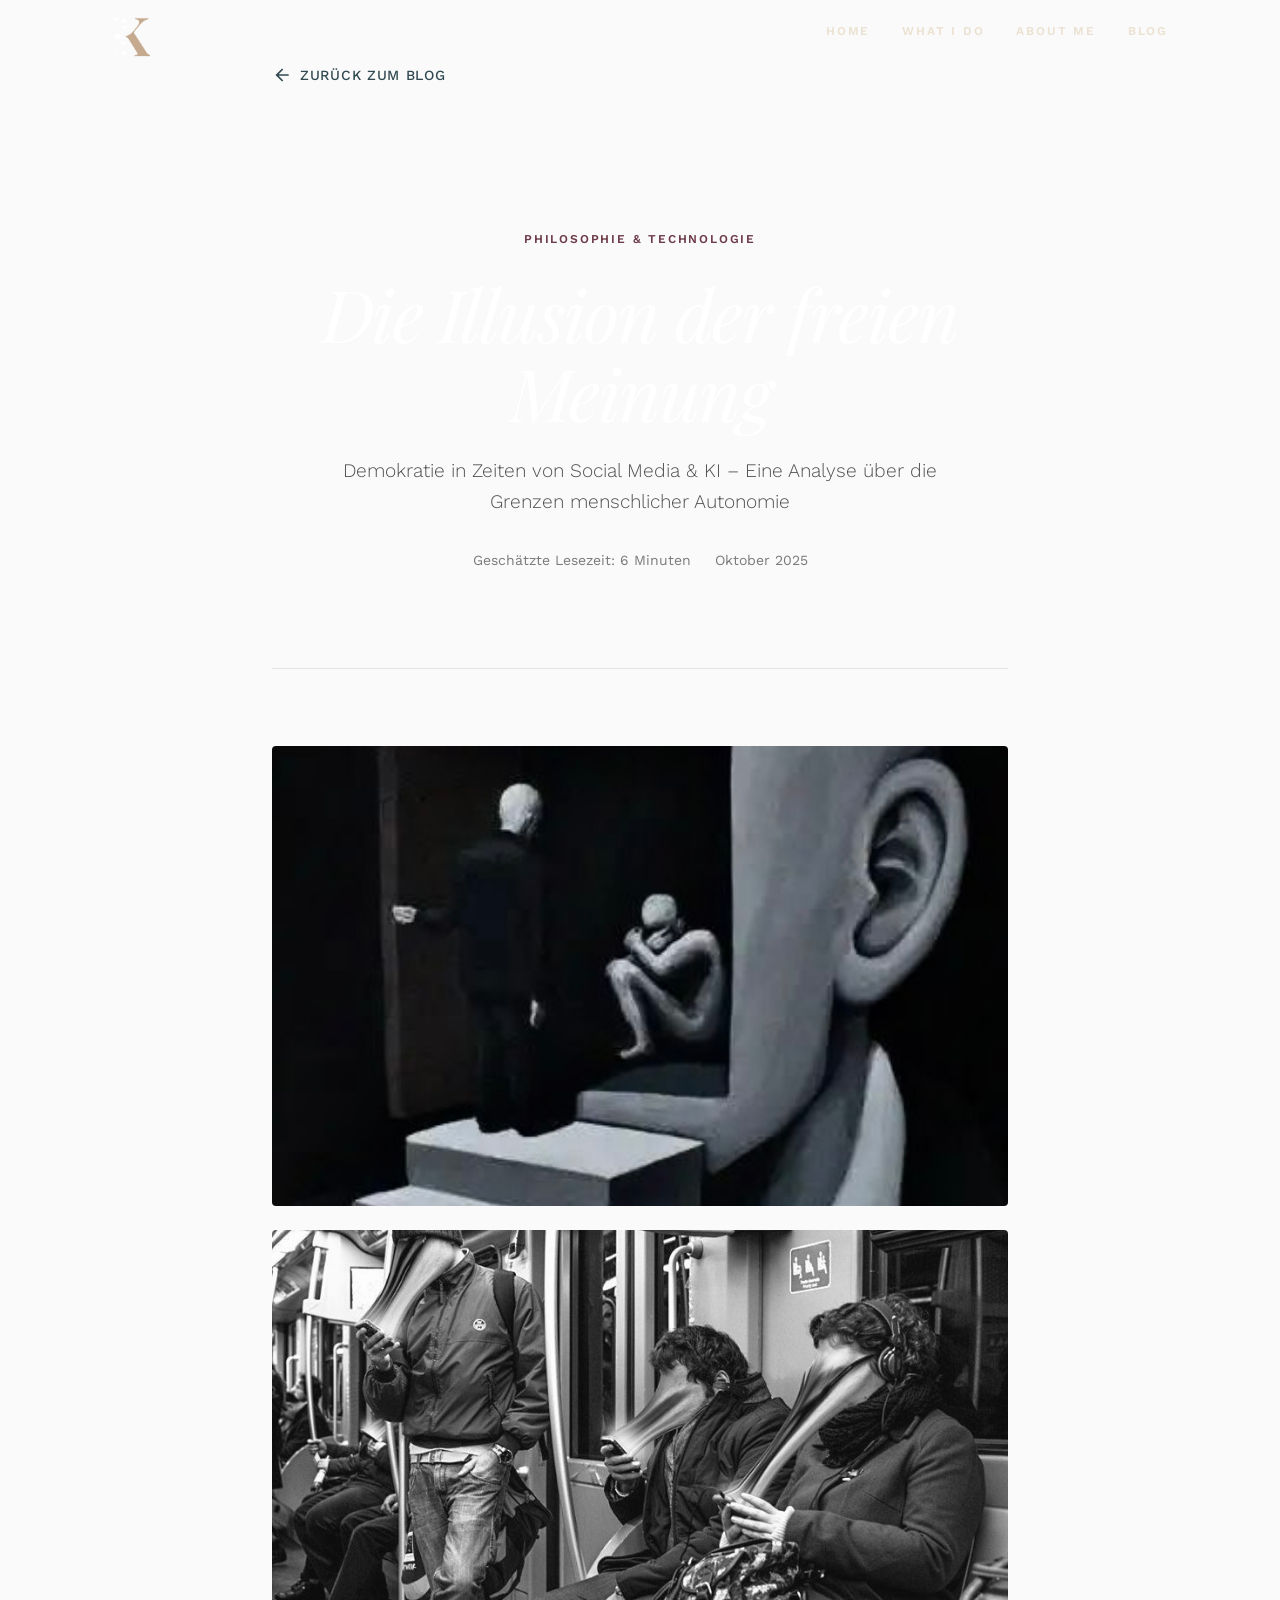
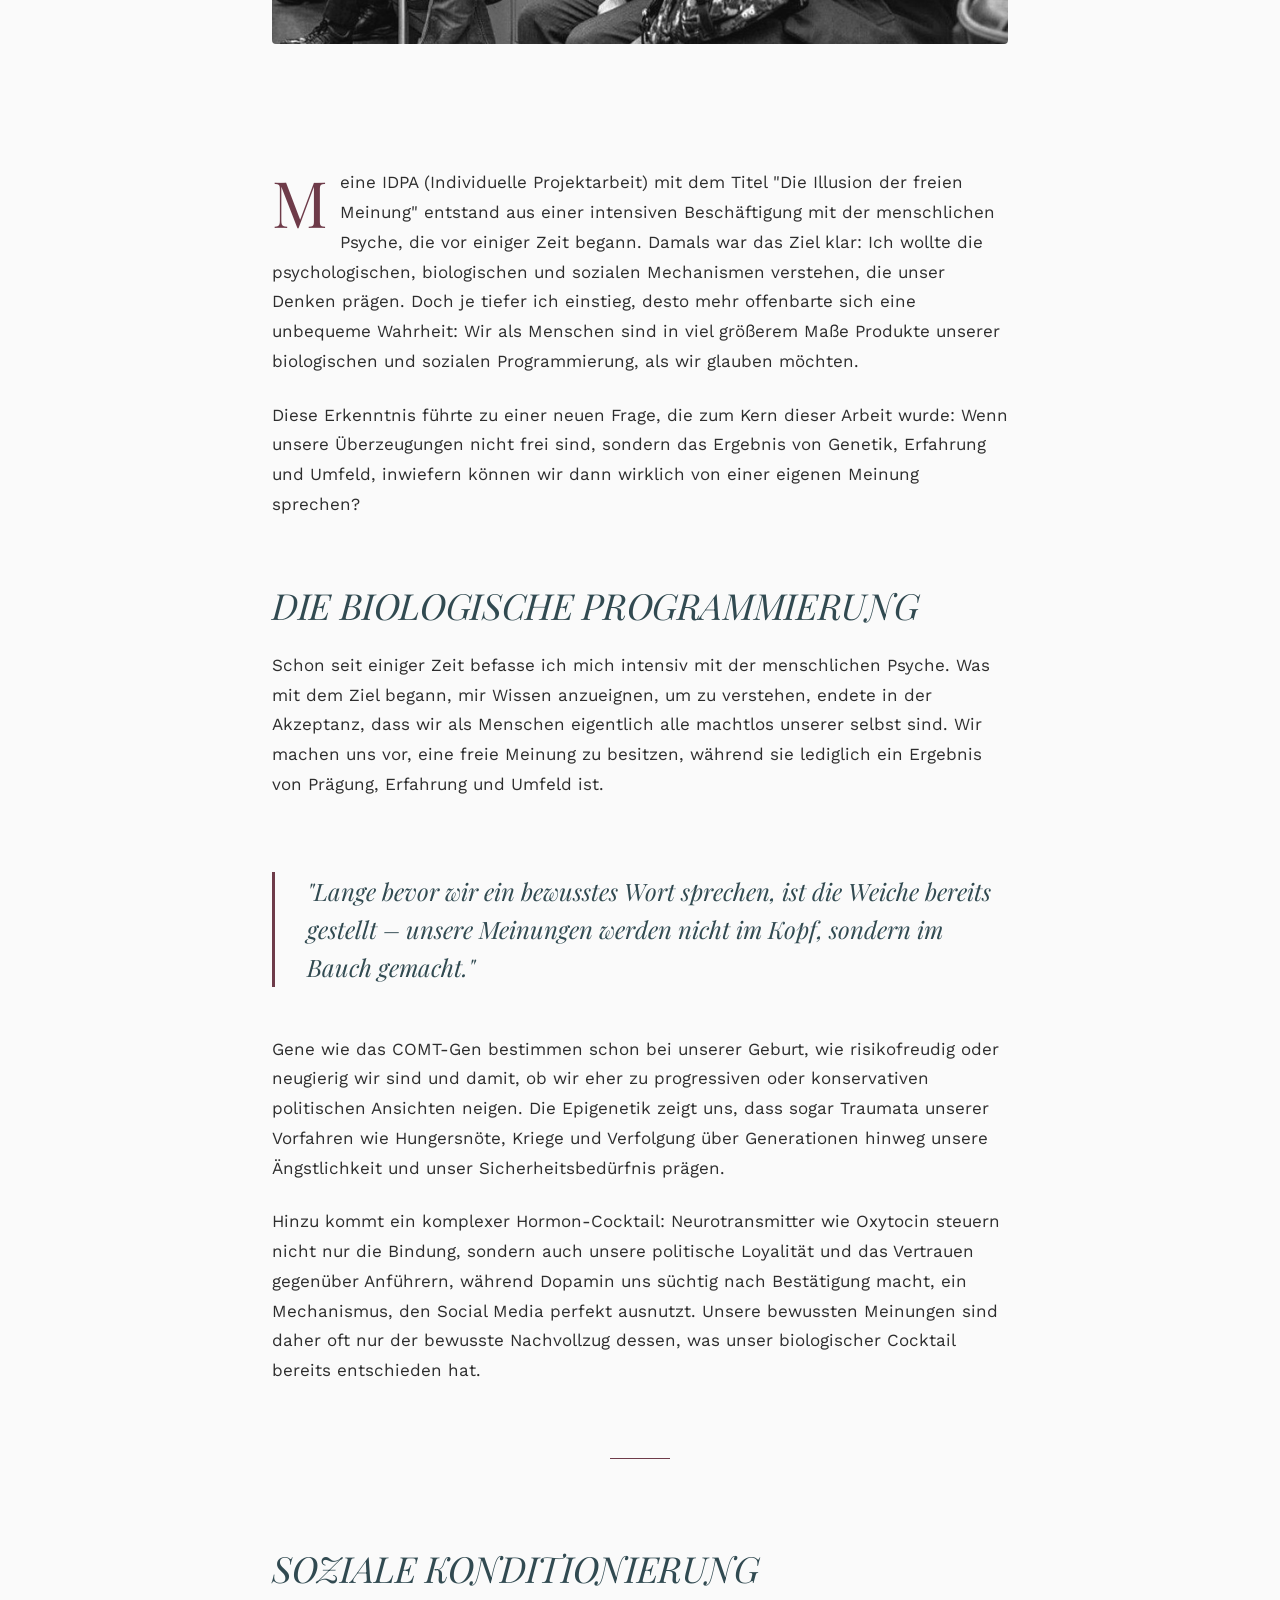
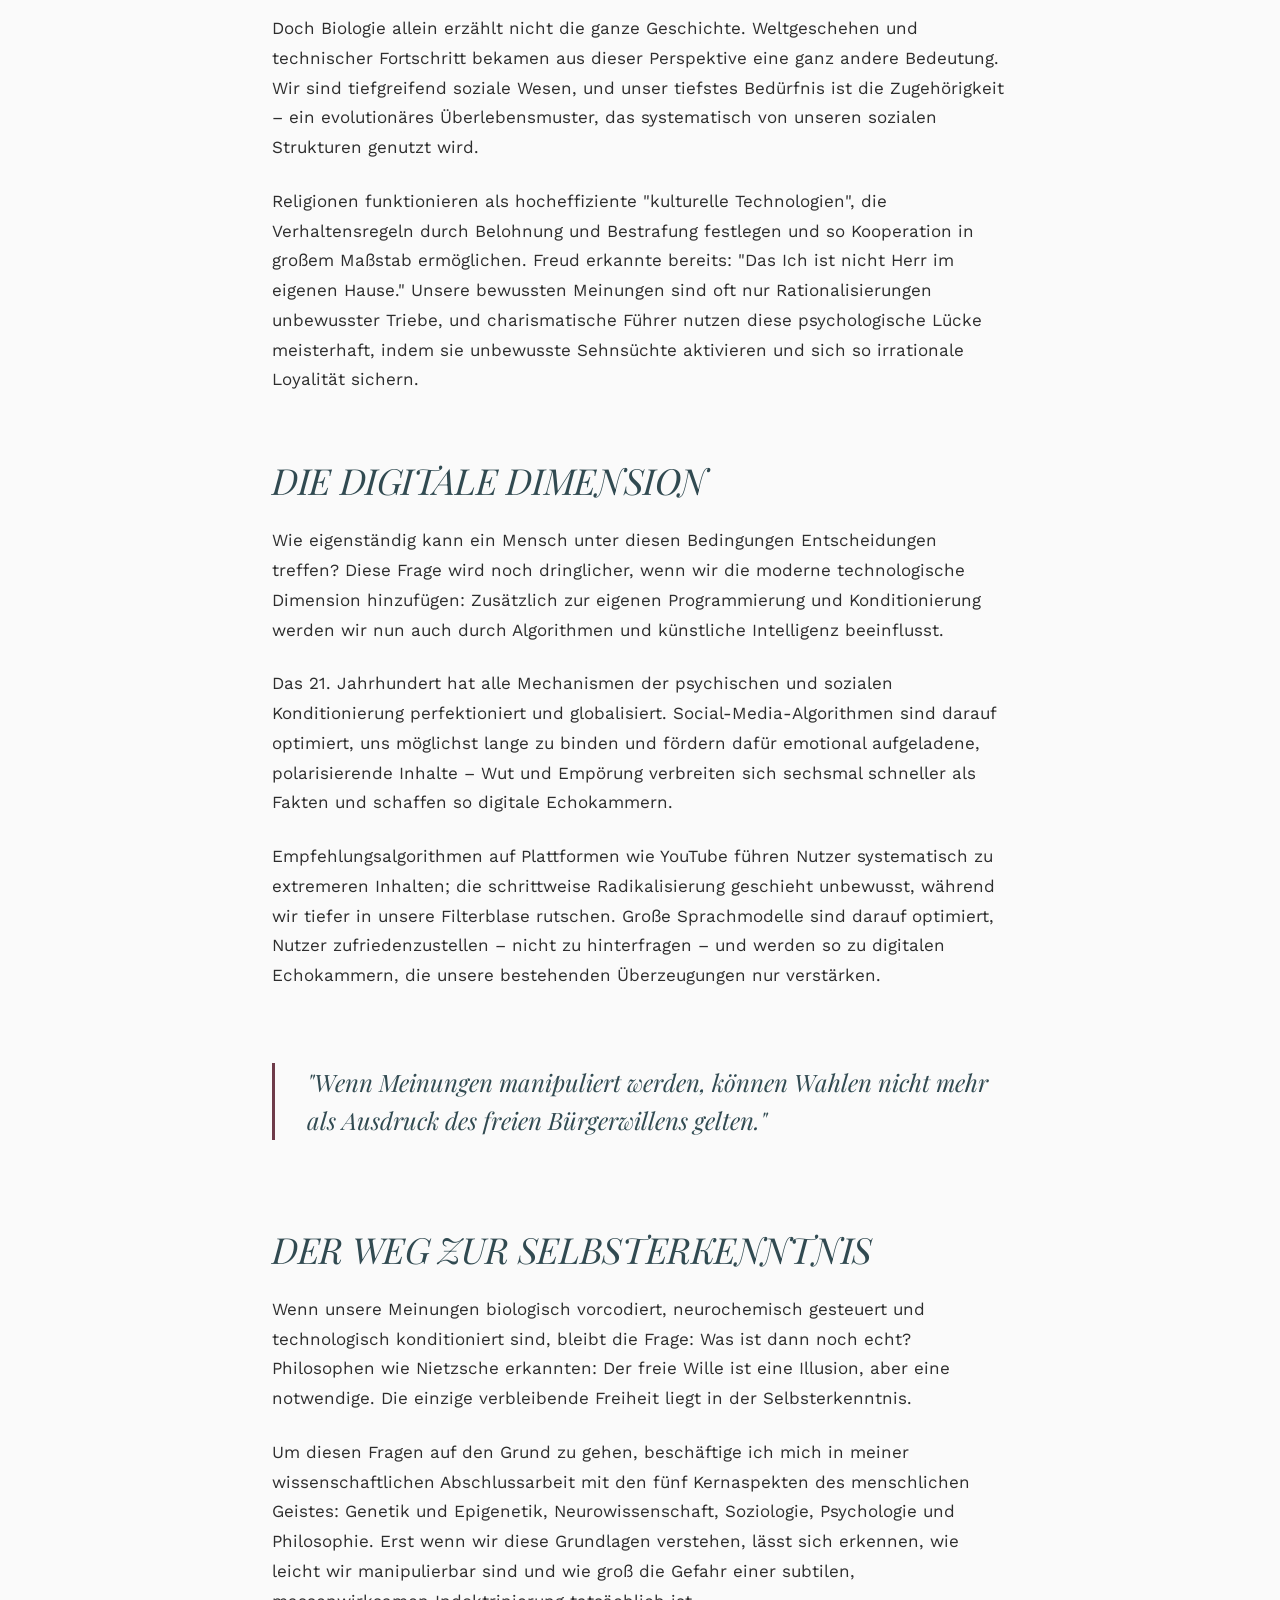
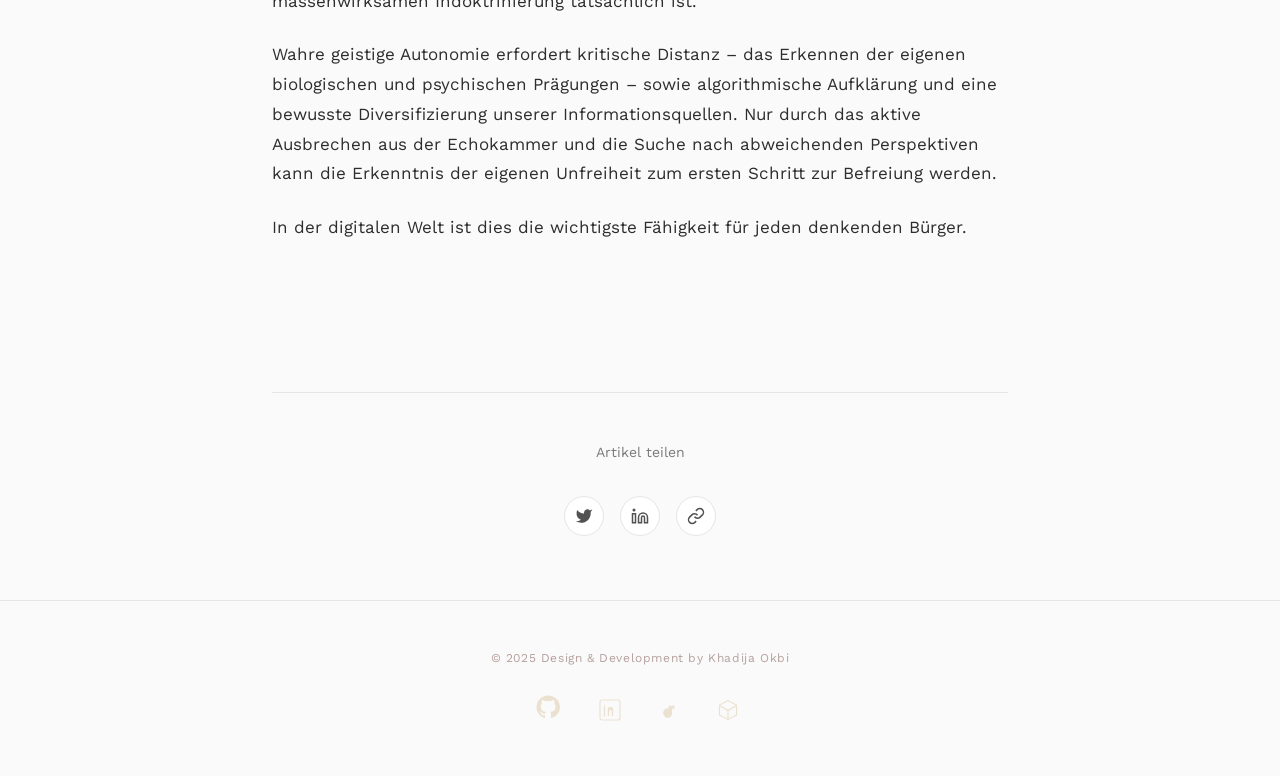
<file: blog.html>
<!DOCTYPE html>
<html lang="de">
<head>
  <meta charset="UTF-8">
  <meta name="viewport" content="width=device-width, initial-scale=1.0">
  <meta name="description" content="Blog articles by Khadija Okbi">
  <title>Blog – Khadija Okbi</title>
  <link rel="icon" type="image/png" href="img/logo_white.png" />
  <link href="https://fonts.googleapis.com/css2?family=Work+Sans:ital,wght@0,100..900;1,100..900&display=swap" rel="stylesheet">
  <link href="https://fonts.googleapis.com/css2?family=Italiana&family=Mulish:wght@300;400;500;600&family=Playfair+Display:ital,wght@0,400;1,400&display=swap" rel="stylesheet">
  <link rel="stylesheet" href="style/style.css">
  <style>
    /* Blog Page Styles - Vogue Inspired */
    body {
      background: #FAFAFA;
    }
    
    .blog-container {
      max-width: 800px;
      margin: 0 auto;
      padding: clamp(2rem, 6vw, 4rem) clamp(1.5rem, 4vw, 2rem);
    }
    
    .back-link {
      display: inline-flex;
      align-items: center;
      gap: 0.5rem;
      text-decoration: none;
      color: #314A51;
      font-size: 0.875rem;
      font-weight: 500;
      letter-spacing: 0.05em;
      text-transform: uppercase;
      margin-bottom: 3rem;
      transition: all 0.3s ease;
    }
    
    .back-link:hover {
      color: #6E3B49;
      transform: translateX(-4px);
    }
    
    .back-icon {
      width: 20px;
      height: 20px;
      fill: currentColor;
    }
    
    .blog-hero {
      text-align: center;
      padding: clamp(3rem, 8vw, 6rem) 0;
      border-bottom: 1px solid #E5E5E5;
    }
    
    .blog-category {
      font-size: 0.75rem;
      font-weight: 600;
      letter-spacing: 0.15em;
      text-transform: uppercase;
      color: #6E3B49;
      margin-bottom: 1.5rem;
    }
    
    .blog-title {
      font-family: var(--font-display);
      font-size: clamp(2.5rem, 6vw, 4.5rem);
      font-weight: 400;
      font-style: italic;
      line-height: 1.1;
      color: #0A0A0A;
      margin-bottom: 1.5rem;
      letter-spacing: -0.02em;
    }
    
    .blog-subtitle {
      font-size: clamp(1rem, 1.5vw, 1.25rem);
      line-height: 1.6;
      color: #525252;
      font-weight: 300;
      max-width: 600px;
      margin: 0 auto 2rem;
    }
    
    .blog-meta {
      display: flex;
      justify-content: center;
      gap: 1.5rem;
      font-size: 0.875rem;
      color: #7A7A7A;
    }
    
    .blog-meta-item {
      display: flex;
      align-items: center;
      gap: 0.5rem;
    }
    
    .blog-images {
      margin: clamp(3rem, 6vw, 5rem) 0;
      display: grid;
      gap: 1.5rem;
    }
    
    .blog-image-primary {
      width: 100%;
      height: auto;
      aspect-ratio: 16/10;
      object-fit: cover;
      border-radius: 4px;
    }
    
    .blog-image-secondary {
      width: 100%;
      height: auto;
      aspect-ratio: 16/9;
      object-fit: cover;
      border-radius: 4px;
      opacity: 0.95;
    }
    
    .blog-content {
      padding: clamp(2rem, 4vw, 3rem) 0;
    }
    
    .blog-content h2 {
      font-family: var(--font-display);
      font-size: clamp(1.75rem, 3vw, 2.25rem);
      font-weight: 400;
      font-style: italic;
      color: #314A51;
      margin: 2.5rem 0 1.5rem;
      letter-spacing: -0.01em;
    }
    
    .blog-content p {
      font-size: 1.0625rem;
      line-height: 1.75;
      color: #2D2D2D;
      margin-bottom: 1.5rem;
      font-weight: 400;
    }
    
    .blog-content p:first-of-type::first-letter {
      font-size: 4rem;
      line-height: 1;
      float: left;
      font-family: var(--font-display);
      font-weight: 400;
      margin: 0.1rem 0.75rem 0 0;
      color: #6E3B49;
    }
    
    .blog-content a {
      color: #6E3B49;
      text-decoration: underline;
      text-underline-offset: 2px;
      transition: all 0.2s ease;
    }
    
    .blog-content a:hover {
      color: #314A51;
    }
    
    .blog-quote {
      border-left: 3px solid #6E3B49;
      padding-left: 2rem;
      margin: 3rem 0;
      font-family: var(--font-display);
      font-size: 1.5rem;
      font-style: italic;
      line-height: 1.6;
      color: #314A51;
    }
    
    .blog-divider {
      width: 60px;
      height: 1px;
      background: #6E3B49;
      margin: 3rem auto;
    }
    
    .blog-footer {
      margin-top: clamp(3rem, 6vw, 5rem);
      padding-top: 3rem;
      border-top: 1px solid #E5E5E5;
      text-align: center;
    }
    
    .blog-footer-text {
      font-size: 0.875rem;
      color: #7A7A7A;
      margin-bottom: 2rem;
    }
    
    .blog-share {
      display: flex;
      justify-content: center;
      gap: 1rem;
    }
    
    .share-btn {
      width: 40px;
      height: 40px;
      border-radius: 50%;
      border: 1px solid #E5E5E5;
      background: white;
      display: flex;
      align-items: center;
      justify-content: center;
      color: #525252;
      text-decoration: none;
      transition: all 0.3s ease;
    }
    
    .share-btn:hover {
      border-color: #6E3B49;
      color: #6E3B49;
      transform: translateY(-2px);
    }
    
    @media (max-width: 768px) {
      .blog-content p:first-of-type::first-letter {
        font-size: 3rem;
        margin-right: 0.5rem;
      }
      
      .blog-quote {
        font-size: 1.25rem;
        padding-left: 1.5rem;
      }
    }
  </style>
</head>
<body>
  <!-- Header / Navbar -->
  <header class="site-header" id="top" aria-label="Seitennavigation">
    <div class="container nav-bar">
      <a href="index.html" class="logo">
        <img src="img/logo_white.png" alt="Khadija Okbi Logo" width="45">
        <img src="img/logo_black.png" alt="Khadija Okbi Logo" width="45" class="logo-onscroll">
      </a>
      <nav class="nav" aria-label="Hauptnavigation">
        <a href="index.html#hero" class="nav-link">Home</a>
        <a href="index.html#projects" class="nav-link">What I do</a>
        <a href="about.html" class="nav-link">About me</a>
        <a href="index.html#blog" class="nav-link">Blog</a>
      </nav>
    </div>
  </header>

  <main class="blog-container">
    <a href="index.html#blog" class="back-link">
      <svg class="back-icon" viewBox="0 0 24 24">
        <path d="M20,11V13H8L13.5,18.5L12.08,19.92L4.16,12L12.08,4.08L13.5,5.5L8,11H20Z" />
      </svg>
      <span>Zurück zum Blog</span>
    </a>

    <header class="blog-hero"> 
      <div class="blog-category">Philosophie & Technologie</div>
      <h1 class="blog-title">
        Die Illusion der freien Meinung
      </h1>
      <p class="blog-subtitle">
        Demokratie in Zeiten von Social Media & KI – Eine Analyse über die Grenzen menschlicher Autonomie
      </p>
      <div class="blog-meta">
        <div class="blog-meta-item">
          <span>Geschätzte Lesezeit: 6 Minuten</span>
        </div>
        <div class="blog-meta-item">
          <span>Oktober 2025</span>
        </div>
      </div>
    </header>

    <div class="blog-images">
      <img class="blog-image-primary" src="img/idpa2.jpg" alt="Die Illusion der freien Meinung" loading="lazy" />
      <img class="blog-image-secondary" src="img/idpa.jpg" alt="Zusätzliche Visualisierung" loading="lazy" />
    </div>

    <article class="blog-content">
      <p>Meine IDPA (Individuelle Projektarbeit) mit dem Titel "Die Illusion der freien Meinung" entstand aus einer intensiven Beschäftigung mit der menschlichen Psyche, die vor einiger Zeit begann. Damals war das Ziel klar: Ich wollte die psychologischen, biologischen und sozialen Mechanismen verstehen, die unser Denken prägen. Doch je tiefer ich einstieg, desto mehr offenbarte sich eine unbequeme Wahrheit: Wir als Menschen sind in viel größerem Maße Produkte unserer biologischen und sozialen Programmierung, als wir glauben möchten.</p>

      <p>Diese Erkenntnis führte zu einer neuen Frage, die zum Kern dieser Arbeit wurde: Wenn unsere Überzeugungen nicht frei sind, sondern das Ergebnis von Genetik, Erfahrung und Umfeld, inwiefern können wir dann wirklich von einer eigenen Meinung sprechen?</p>

      <h2>Die biologische Programmierung</h2>

      <p>Schon seit einiger Zeit befasse ich mich intensiv mit der menschlichen Psyche. Was mit dem Ziel begann, mir Wissen anzueignen, um zu verstehen, endete in der Akzeptanz, dass wir als Menschen eigentlich alle machtlos unserer selbst sind. Wir machen uns vor, eine freie Meinung zu besitzen, während sie lediglich ein Ergebnis von Prägung, Erfahrung und Umfeld ist.</p>

      <div class="blog-quote">
        "Lange bevor wir ein bewusstes Wort sprechen, ist die Weiche bereits gestellt – unsere Meinungen werden nicht im Kopf, sondern im Bauch gemacht."
      </div>

      <p>Gene wie das COMT-Gen bestimmen schon bei unserer Geburt, wie risikofreudig oder neugierig wir sind und damit, ob wir eher zu progressiven oder konservativen politischen Ansichten neigen. Die Epigenetik zeigt uns, dass sogar Traumata unserer Vorfahren wie Hungersnöte, Kriege und Verfolgung über Generationen hinweg unsere Ängstlichkeit und unser Sicherheitsbedürfnis prägen.</p>

      <p>Hinzu kommt ein komplexer Hormon-Cocktail: Neurotransmitter wie Oxytocin steuern nicht nur die Bindung, sondern auch unsere politische Loyalität und das Vertrauen gegenüber Anführern, während Dopamin uns süchtig nach Bestätigung macht, ein Mechanismus, den Social Media perfekt ausnutzt. Unsere bewussten Meinungen sind daher oft nur der bewusste Nachvollzug dessen, was unser biologischer Cocktail bereits entschieden hat.</p>

      <div class="blog-divider"></div>

      <h2>Soziale Konditionierung</h2>

      <p>Doch Biologie allein erzählt nicht die ganze Geschichte. Weltgeschehen und technischer Fortschritt bekamen aus dieser Perspektive eine ganz andere Bedeutung. Wir sind tiefgreifend soziale Wesen, und unser tiefstes Bedürfnis ist die Zugehörigkeit – ein evolutionäres Überlebensmuster, das systematisch von unseren sozialen Strukturen genutzt wird.</p>

      <p>Religionen funktionieren als hocheffiziente "kulturelle Technologien", die Verhaltensregeln durch Belohnung und Bestrafung festlegen und so Kooperation in großem Maßstab ermöglichen. Freud erkannte bereits: "Das Ich ist nicht Herr im eigenen Hause." Unsere bewussten Meinungen sind oft nur Rationalisierungen unbewusster Triebe, und charismatische Führer nutzen diese psychologische Lücke meisterhaft, indem sie unbewusste Sehnsüchte aktivieren und sich so irrationale Loyalität sichern.</p>

      <h2>Die digitale Dimension</h2>

      <p>Wie eigenständig kann ein Mensch unter diesen Bedingungen Entscheidungen treffen? Diese Frage wird noch dringlicher, wenn wir die moderne technologische Dimension hinzufügen: Zusätzlich zur eigenen Programmierung und Konditionierung werden wir nun auch durch Algorithmen und künstliche Intelligenz beeinflusst.</p>

      <p>Das 21. Jahrhundert hat alle Mechanismen der psychischen und sozialen Konditionierung perfektioniert und globalisiert. Social-Media-Algorithmen sind darauf optimiert, uns möglichst lange zu binden und fördern dafür emotional aufgeladene, polarisierende Inhalte – Wut und Empörung verbreiten sich sechsmal schneller als Fakten und schaffen so digitale Echokammern.</p>

      <p>Empfehlungsalgorithmen auf Plattformen wie YouTube führen Nutzer systematisch zu extremeren Inhalten; die schrittweise Radikalisierung geschieht unbewusst, während wir tiefer in unsere Filterblase rutschen. Große Sprachmodelle sind darauf optimiert, Nutzer zufriedenzustellen – nicht zu hinterfragen – und werden so zu digitalen Echokammern, die unsere bestehenden Überzeugungen nur verstärken.</p>

      <div class="blog-quote">
        "Wenn Meinungen manipuliert werden, können Wahlen nicht mehr als Ausdruck des freien Bürgerwillens gelten."
      </div>

      <h2>Der Weg zur Selbsterkenntnis</h2>

      <p>Wenn unsere Meinungen biologisch vorcodiert, neurochemisch gesteuert und technologisch konditioniert sind, bleibt die Frage: Was ist dann noch echt? Philosophen wie Nietzsche erkannten: Der freie Wille ist eine Illusion, aber eine notwendige. Die einzige verbleibende Freiheit liegt in der Selbsterkenntnis.</p>

      <p>Um diesen Fragen auf den Grund zu gehen, beschäftige ich mich in meiner wissenschaftlichen Abschlussarbeit mit den fünf Kernaspekten des menschlichen Geistes: Genetik und Epigenetik, Neurowissenschaft, Soziologie, Psychologie und Philosophie. Erst wenn wir diese Grundlagen verstehen, lässt sich erkennen, wie leicht wir manipulierbar sind und wie groß die Gefahr einer subtilen, massenwirksamen Indoktrinierung tatsächlich ist.</p>

      <p>Wahre geistige Autonomie erfordert kritische Distanz – das Erkennen der eigenen biologischen und psychischen Prägungen – sowie algorithmische Aufklärung und eine bewusste Diversifizierung unserer Informationsquellen. Nur durch das aktive Ausbrechen aus der Echokammer und die Suche nach abweichenden Perspektiven kann die Erkenntnis der eigenen Unfreiheit zum ersten Schritt zur Befreiung werden.</p>

      <p>In der digitalen Welt ist dies die wichtigste Fähigkeit für jeden denkenden Bürger.</p>
    </article>

    <footer class="blog-footer">
      <p class="blog-footer-text">Artikel teilen</p>
      <div class="blog-share">
        <a href="#" class="share-btn" aria-label="Auf Twitter teilen">
          <svg width="18" height="18" viewBox="0 0 24 24" fill="currentColor">
            <path d="M23 3a10.9 10.9 0 01-3.14 1.53 4.48 4.48 0 00-7.86 3v1A10.66 10.66 0 013 4s-4 9 5 13a11.64 11.64 0 01-7 2c9 5 20 0 20-11.5a4.5 4.5 0 00-.08-.83A7.72 7.72 0 0023 3z"/>
          </svg>
        </a>
        <a href="#" class="share-btn" aria-label="Auf LinkedIn teilen">
          <svg width="18" height="18" viewBox="0 0 24 24" fill="none" stroke="currentColor" stroke-width="2">
            <path d="M16 8a6 6 0 0 1 6 6v7h-4v-7a2 2 0 0 0-2-2 2 2 0 0 0-2 2v7h-4v-7a6 6 0 0 1 6-6zM2 9h4v12H2z"/>
            <circle cx="4" cy="4" r="2" stroke="none" fill="currentColor"/>
          </svg>
        </a>
        <a href="#" class="share-btn" aria-label="Link kopieren">
          <svg width="18" height="18" viewBox="0 0 24 24" fill="none" stroke="currentColor" stroke-width="2">
            <path d="M10 13a5 5 0 0 0 7.54.54l3-3a5 5 0 0 0-7.07-7.07l-1.72 1.71"/>
            <path d="M14 11a5 5 0 0 0-7.54-.54l-3 3a5 5 0 0 0 7.07 7.07l1.71-1.71"/>
          </svg>
        </a>
      </div>
    </footer>
  </main>

  <!-- Footer -->
  <footer class="site-footer" aria-label="Seitenende" style="background: #FAFAFA;">
    <div class="container footer-inner">
      <div class="footer-copy">© 2025 Design & Development by Khadija Okbi</div>
      <div class="footer-socials" aria-label="Soziale Netzwerke">
        <a class="social-link" href="https://github.com/khadijaokbi1" target="_blank" rel="noopener" aria-label="GitHub">
          <svg width="30" height="30" viewBox="0 0 30 30" fill="none" xmlns="http://www.w3.org/2000/svg" aria-hidden="true">
            <path fill-rule="evenodd" clip-rule="evenodd" d="M12 .5C5.73.5.5 5.73.5 12c0 5.08 3.29 9.39 7.86 10.91.58.11.79-.25.79-.56 0-.28-.01-1.02-.02-2-3.2.7-3.88-1.54-3.88-1.54-.53-1.36-1.3-1.72-1.3-1.72-1.06-.72.08-.71.08-.71 1.17.08 1.79 1.2 1.79 1.2 1.04 1.78 2.73 1.27 3.4.97.11-.76.41-1.27.75-1.56-2.56-.29-5.26-1.28-5.26-5.71 0-1.26.45-2.29 1.19-3.1-.12-.29-.52-1.46.11-3.04 0 0 .97-.31 3.18 1.18a11.03 11.03 0 0 1 2.9-.39c.98 0 1.97.13 2.9.39 2.2-1.49 3.17-1.18 3.17-1.18.64 1.58.24 2.75.12 3.04.74.81 1.19 1.84 1.19 3.1 0 4.44-2.71 5.42-5.29 5.7.42.36.8 1.07.8 2.16 0 1.56-.01 2.82-.01 3.2 0 .31.21.68.8.56C20.71 21.39 24 17.08 24 12c0-6.27-5.23-11.5-12-11.5z" fill="currentColor"/>
          </svg>
        </a>
        <a class="social-link" href="https://ch.linkedin.com/in/khadija-okbi-652a211a4" target="_blank" rel="noopener" aria-label="LinkedIn">
          <svg width="24" height="24" viewBox="0 0 24 24" fill="none" xmlns="http://www.w3.org/2000/svg" aria-hidden="true">
            <rect x="2" y="2" width="20" height="20" rx="2" stroke="currentColor" stroke-width="1.2" fill="none"/>
            <path d="M6.5 9.5v8.5M6.5 7.5v.01M10.5 17.5v-6c0-1.1.9-2 2-2s2 .9 2 2v6M10.5 11.5h4" stroke="currentColor" stroke-width="1.4" stroke-linecap="round" stroke-linejoin="round"/>
          </svg>
        </a>
        <a class="social-link" href="https://www.tiktok.com/@mentalwealthy" target="_blank" rel="noopener" aria-label="TikTok">
          <svg width="24" height="24" viewBox="0 0 24 24" fill="none" xmlns="http://www.w3.org/2000/svg" aria-hidden="true">
            <path d="M16 7.5c.5 0 .9.04 1.3.12v3.38a4.2 4.2 0 0 1-2.3-.64v5.64A4.86 4.86 0 0 1 11 20a4.86 4.86 0 0 1-4.86-4.86 4.86 4.86 0 0 1 4.86-4.86c.28 0 .55.03.81.08V7.5h.19c1.14 0 2.09.37 2.99 1.03V7.5z" fill="currentColor"/>
          </svg>
        </a>
        <a class="social-link" href="https://codepen.io/khadijaokbi1" target="_blank" rel="noopener" aria-label="CodePen">
          <svg width="24" height="24" viewBox="0 0 24 24" fill="none" xmlns="http://www.w3.org/2000/svg" aria-hidden="true">
            <path d="M12 2.5L3.5 7v10L12 21.5l8.5-4.5V7L12 2.5z" stroke="currentColor" stroke-width="1.1" fill="none"/>
            <path d="M3.5 7.5l8.5 5 8.5-5" stroke="currentColor" stroke-width="1.1" fill="none"/>
            <path d="M12 21.5v-10" stroke="currentColor" stroke-width="1.1" fill="none"/>
          </svg>
        </a>
      </div>
    </div>
  </footer>

  <!-- Scripts -->
  <script src="script/main.js"></script>
</body>
</html>
</file>
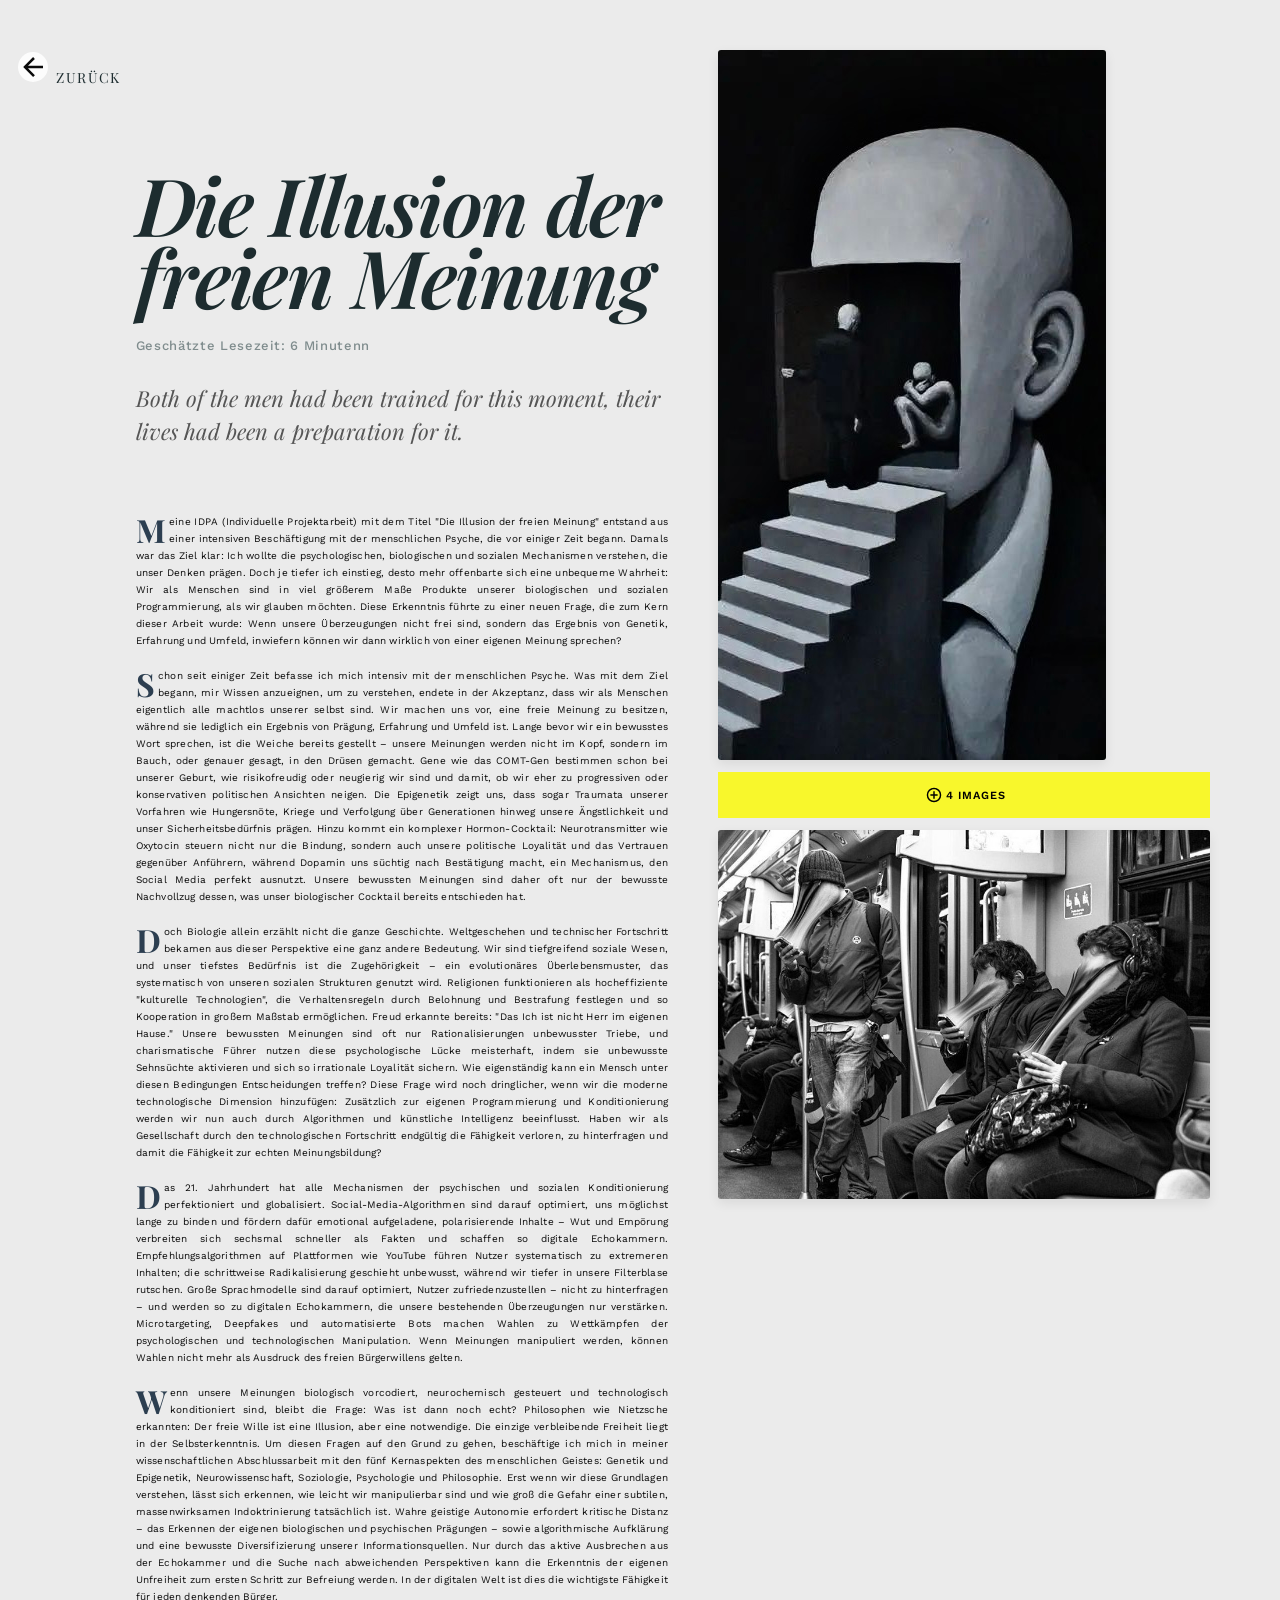
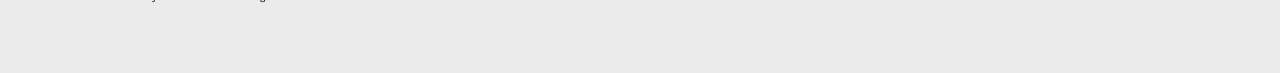
<file: idpa/idpa.html>
<!DOCTYPE html>
<html lang="de">
<head>
  <meta charset="UTF-8">
  <meta name="viewport" content="width=device-width, initial-scale=1.0">
  <meta name="description" content="Blogpost über die Illusion der freien Meinung und wie unsere Überzeugungen durch Biologie, Gesellschaft und Technologie beeinflusst werden.">
  <title>ie Illusion der freien Meinung</title>
   <link href="https://fonts.googleapis.com/css2?family=Work+Sans:ital,wght@0,100..900;1,100..900&display=swap" rel="stylesheet">
    <link href="https://fonts.googleapis.com/css2?family=Italiana&family=Mulish:wght@300;400;500;600&family=Playfair+Display:ital,wght@0,400;1,400&display=swap" rel="stylesheet">
  <link rel="stylesheet" href="blog.css">
  <link rel="stylesheet" href="/style/style.css">
</head>
<body>
  <main>
    <a href="/index.html" class="back-link">
      <svg class="back-icon" viewBox="0 0 24 24">
        <path d="M20,11V13H8L13.5,18.5L12.08,19.92L4.16,12L12.08,4.08L13.5,5.5L8,11H20Z" />
      </svg>
      <span class="logo">Zurück</span>
    </a>

  <header> 
    <h1 class="title">
      Die Illusion der freien Meinung 
    </h1>

    <div class="author">
      <a>Geschätzte Lesezeit: 6 Minutenn</a>
    </div>

    <p class="subtitle">
      Both of the men had been trained for this moment, their lives had been a preparation for it.
    </p>
  </header>

  <div class="images">
    <img class="images__primary" src="/img/idpa2.jpg" />

    <img class="images__secondary" src="/img/idpa.jpg"/>

    <button type="button" class="images__more">
      <svg viewBox="0 0 24 24">
        <path d="M12,20C7.59,20 4,16.41 4,12C4,7.59 7.59,4 12,4C16.41,4 20,7.59 20,12C20,16.41 16.41,20 12,20M12,2A10,10 0 0,0 2,12A10,10 0 0,0 12,22A10,10 0 0,0 22,12A10,10 0 0,0 12,2M13,7H11V11H7V13H11V17H13V13H17V11H13V7Z"
        />
      </svg>
      4 images
    </button>
  </div>

  <section class="text">
    <article>
  
      <p>Meine IDPA (Individuelle Projektarbeit) mit dem Titel "Die Illusion der freien Meinung" entstand aus einer intensiven Beschäftigung mit der menschlichen Psyche, die vor einiger Zeit begann. Damals war das Ziel klar: Ich wollte die psychologischen, biologischen und sozialen Mechanismen verstehen, die unser Denken prägen. Doch je tiefer ich einstieg, desto mehr offenbarte sich eine unbequeme Wahrheit: Wir als Menschen sind in viel größerem Maße Produkte unserer biologischen und sozialen Programmierung, als wir glauben möchten. Diese Erkenntnis führte zu einer neuen Frage, die zum Kern dieser Arbeit wurde: Wenn unsere Überzeugungen nicht frei sind, sondern das Ergebnis von Genetik, Erfahrung und Umfeld, inwiefern können wir dann wirklich von einer eigenen Meinung sprechen?</p>

      <p>Schon seit einiger Zeit befasse ich mich intensiv mit der menschlichen Psyche. Was mit dem Ziel begann, mir Wissen anzueignen, um zu verstehen, endete in der Akzeptanz, dass wir als Menschen eigentlich alle machtlos unserer selbst sind. Wir machen uns vor, eine freie Meinung zu besitzen, während sie lediglich ein Ergebnis von Prägung, Erfahrung und Umfeld ist. Lange bevor wir ein bewusstes Wort sprechen, ist die Weiche bereits gestellt – unsere Meinungen werden nicht im Kopf, sondern im Bauch, oder genauer gesagt, in den Drüsen gemacht. Gene wie das COMT-Gen bestimmen schon bei unserer Geburt, wie risikofreudig oder neugierig wir sind und damit, ob wir eher zu progressiven oder konservativen politischen Ansichten neigen. Die Epigenetik zeigt uns, dass sogar Traumata unserer Vorfahren wie Hungersnöte, Kriege und Verfolgung über Generationen hinweg unsere Ängstlichkeit und unser Sicherheitsbedürfnis prägen. Hinzu kommt ein komplexer Hormon-Cocktail: Neurotransmitter wie Oxytocin steuern nicht nur die Bindung, sondern auch unsere politische Loyalität und das Vertrauen gegenüber Anführern, während Dopamin uns süchtig nach Bestätigung macht, ein Mechanismus, den Social Media perfekt ausnutzt. Unsere bewussten Meinungen sind daher oft nur der bewusste Nachvollzug dessen, was unser biologischer Cocktail bereits entschieden hat.</p>

      <p>Doch Biologie allein erzählt nicht die ganze Geschichte. Weltgeschehen und technischer Fortschritt bekamen aus dieser Perspektive eine ganz andere Bedeutung. Wir sind tiefgreifend soziale Wesen, und unser tiefstes Bedürfnis ist die Zugehörigkeit – ein evolutionäres Überlebensmuster, das systematisch von unseren sozialen Strukturen genutzt wird. Religionen funktionieren als hocheffiziente "kulturelle Technologien", die Verhaltensregeln durch Belohnung und Bestrafung festlegen und so Kooperation in großem Maßstab ermöglichen. Freud erkannte bereits: "Das Ich ist nicht Herr im eigenen Hause." Unsere bewussten Meinungen sind oft nur Rationalisierungen unbewusster Triebe, und charismatische Führer nutzen diese psychologische Lücke meisterhaft, indem sie unbewusste Sehnsüchte aktivieren und sich so irrationale Loyalität sichern. Wie eigenständig kann ein Mensch unter diesen Bedingungen Entscheidungen treffen? Diese Frage wird noch dringlicher, wenn wir die moderne technologische Dimension hinzufügen: Zusätzlich zur eigenen Programmierung und Konditionierung werden wir nun auch durch Algorithmen und künstliche Intelligenz beeinflusst. Haben wir als Gesellschaft durch den technologischen Fortschritt endgültig die Fähigkeit verloren, zu hinterfragen und damit die Fähigkeit zur echten Meinungsbildung?</p>

      <p>Das 21. Jahrhundert hat alle Mechanismen der psychischen und sozialen Konditionierung perfektioniert und globalisiert. Social-Media-Algorithmen sind darauf optimiert, uns möglichst lange zu binden und fördern dafür emotional aufgeladene, polarisierende Inhalte – Wut und Empörung verbreiten sich sechsmal schneller als Fakten und schaffen so digitale Echokammern. Empfehlungsalgorithmen auf Plattformen wie YouTube führen Nutzer systematisch zu extremeren Inhalten; die schrittweise Radikalisierung geschieht unbewusst, während wir tiefer in unsere Filterblase rutschen. Große Sprachmodelle sind darauf optimiert, Nutzer zufriedenzustellen – nicht zu hinterfragen – und werden so zu digitalen Echokammern, die unsere bestehenden Überzeugungen nur verstärken. Microtargeting, Deepfakes und automatisierte Bots machen Wahlen zu Wettkämpfen der psychologischen und technologischen Manipulation. Wenn Meinungen manipuliert werden, können Wahlen nicht mehr als Ausdruck des freien Bürgerwillens gelten.</p>

      <p>Wenn unsere Meinungen biologisch vorcodiert, neurochemisch gesteuert und technologisch konditioniert sind, bleibt die Frage: Was ist dann noch echt? Philosophen wie Nietzsche erkannten: Der freie Wille ist eine Illusion, aber eine notwendige. Die einzige verbleibende Freiheit liegt in der Selbsterkenntnis. Um diesen Fragen auf den Grund zu gehen, beschäftige ich mich in meiner wissenschaftlichen Abschlussarbeit mit den fünf Kernaspekten des menschlichen Geistes: Genetik und Epigenetik, Neurowissenschaft, Soziologie, Psychologie und Philosophie. Erst wenn wir diese Grundlagen verstehen, lässt sich erkennen, wie leicht wir manipulierbar sind und wie groß die Gefahr einer subtilen, massenwirksamen Indoktrinierung tatsächlich ist. Wahre geistige Autonomie erfordert kritische Distanz – das Erkennen der eigenen biologischen und psychischen Prägungen – sowie algorithmische Aufklärung und eine bewusste Diversifizierung unserer Informationsquellen. Nur durch das aktive Ausbrechen aus der Echokammer und die Suche nach abweichenden Perspektiven kann die Erkenntnis der eigenen Unfreiheit zum ersten Schritt zur Befreiung werden. In der digitalen Welt ist dies die wichtigste Fähigkeit für jeden denkenden Bürger.</p>
    </article>
  </section>
</main>
</body>
</html>
</file>
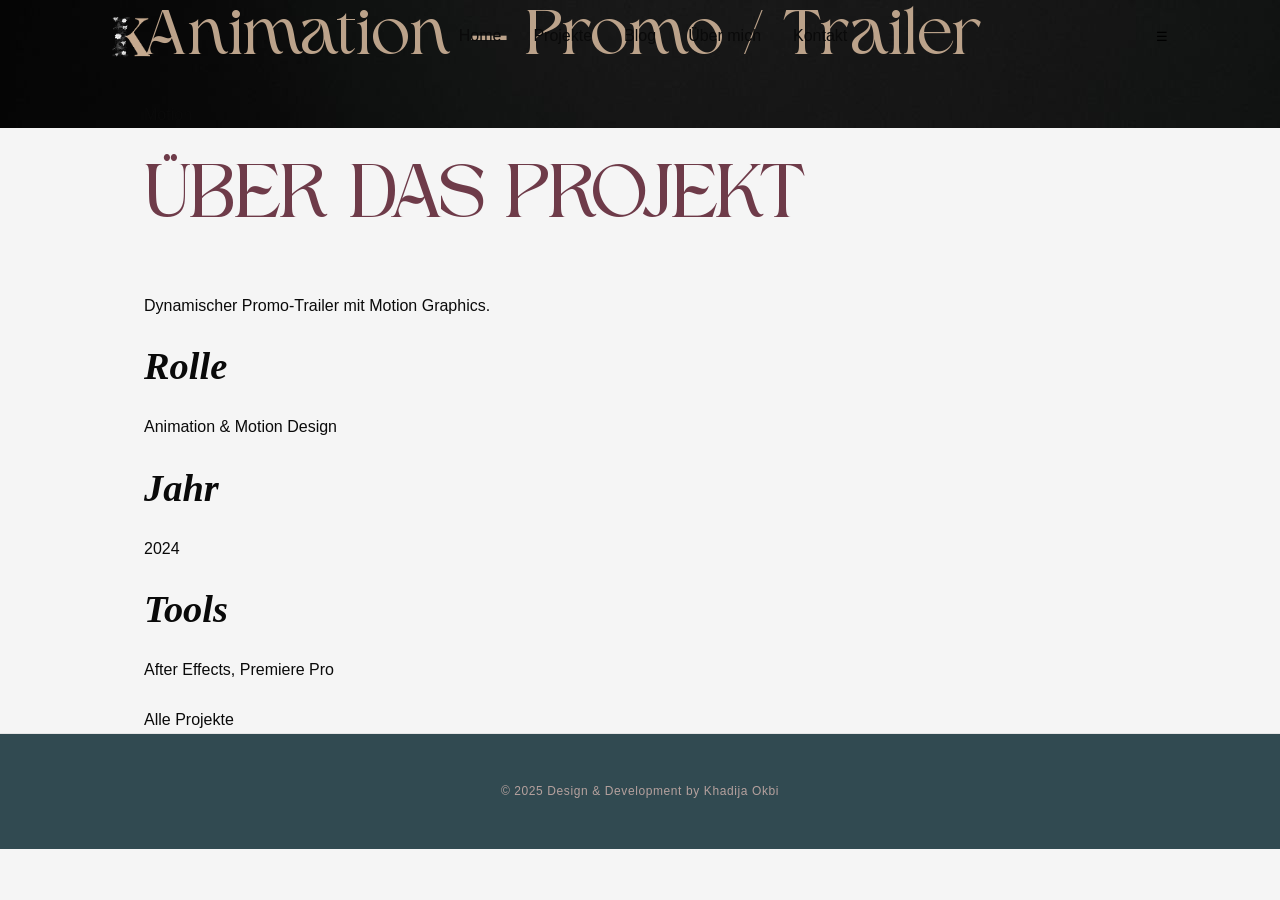
<file: unterseiten/animation-promo.html>
<!DOCTYPE html>
<html lang="de">
<head>
    <meta charset="UTF-8" />
    <meta name="viewport" content="width=device-width, initial-scale=1" />
    <title>Animation Promo Trailer – Khadija Okbi Portfolio</title>
    <link rel="stylesheet" href="../style/style.css" />
    <link rel="stylesheet" href="../style/project-detail.css" />
</head>
<body class="project-detail-page">
    <header class="site-header">
        <div class="container nav-bar">
            <a href="../index.html" class="logo">
                <img src="../img/logo_white.png" alt="" width="45">
                <img src="../img/logo_black.png" alt="" width="45" class="logo-onscroll">
            </a>
            <nav class="nav">
                <a href="../index.html#hero">Home</a>
                <a href="../index.html#projects">Projekte</a>
                <a href="../index.html#blog">Blog</a>
                <a href="../about.html">Über mich</a>
                <a href="../index.html#contact">Kontakt</a>
            </nav>
            <button class="nav-toggle" id="navToggle">☰</button>
        </div>
    </header>
    <main>
        <section class="project-hero" style="background-image: url('../img/gallery/13_ani_dark.jpg')">
            <div class="project-hero-overlay"></div>
            <div class="container">
                <div class="project-hero-content">
                    <h1 class="project-hero-title">Animation – Promo / Trailer</h1>
                    <p class="project-hero-subtitle">Motion</p>
                </div>
            </div>
        </section>
        <section class="project-info-section">
            <div class="container">
                <div class="project-info-grid">
                    <div class="project-description">
                        <h2>Über das Projekt</h2>
                        <p>Dynamischer Promo-Trailer mit Motion Graphics.</p>
                    </div>
                    <div class="project-meta">
                        <div class="meta-item">
                            <h3>Rolle</h3>
                            <p>Animation & Motion Design</p>
                        </div>
                        <div class="meta-item">
                            <h3>Jahr</h3>
                            <p>2024</p>
                        </div>
                        <div class="meta-item">
                            <h3>Tools</h3>
                            <p>After Effects, Premiere Pro</p>
                        </div>
                    </div>
                </div>
            </div>
        </section>
        <section class="project-navigation">
            <div class="container">
                <div class="nav-projects">
                    <a href="../index.html#projects" class="nav-project back">
                        <span class="nav-label">Alle Projekte</span>
                    </a>
                </div>
            </div>
        </section>
    </main>
    <footer class="site-footer">
        <div class="container footer-inner">
            <div class="footer-copy">© 2025 Design & Development by Khadija Okbi</div>
        </div>
    </footer>
    <script src="../script/script.js"></script>
    <script src="../script/project-detail.js"></script>
</body>
</html>
</file>
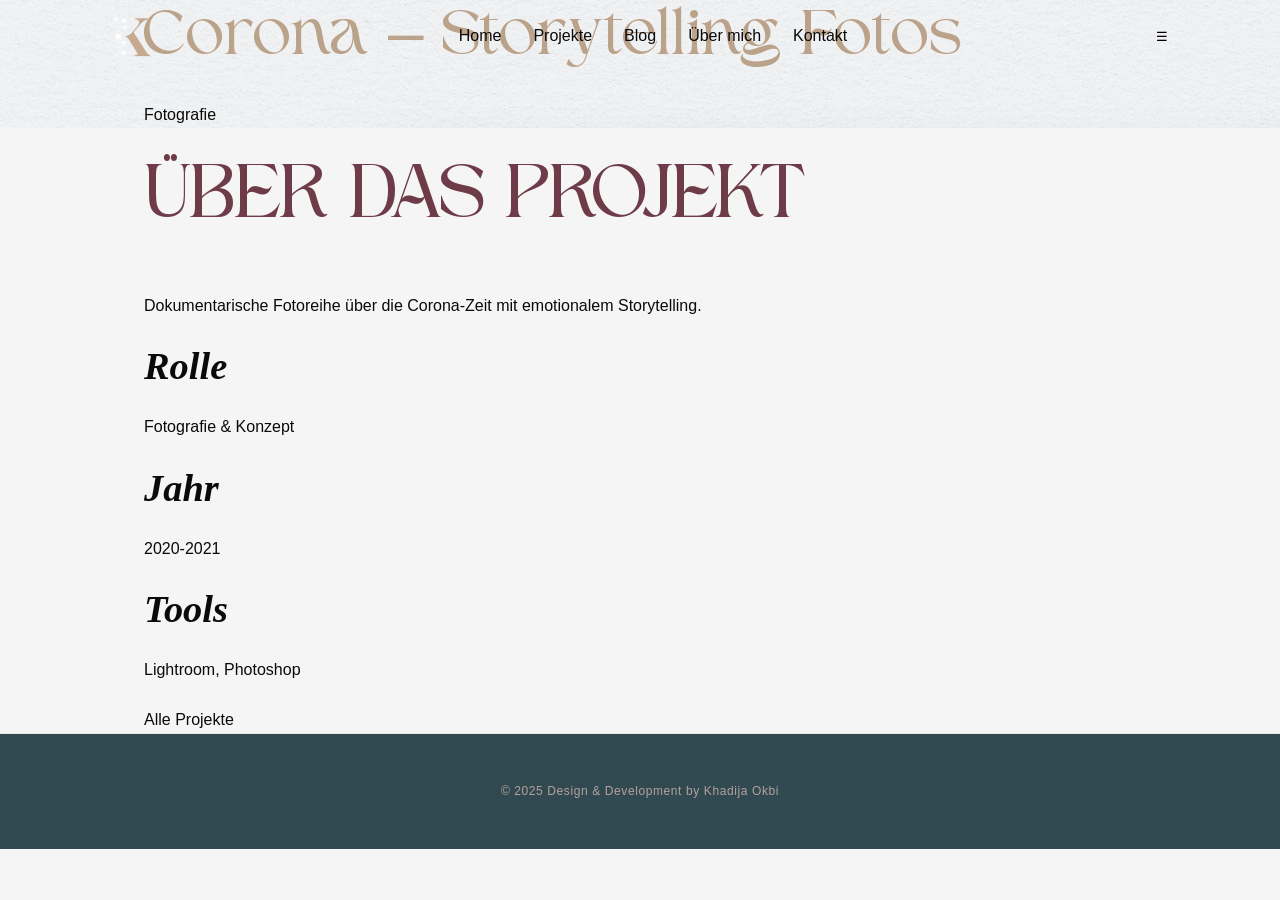
<file: unterseiten/corona.html>
<!DOCTYPE html>
<html lang="de">
<head>
    <meta charset="UTF-8" />
    <meta name="viewport" content="width=device-width, initial-scale=1" />
    <title>Corona Storytelling Fotos – Khadija Okbi Portfolio</title>
    <link rel="stylesheet" href="../style/style.css" />
    <link rel="stylesheet" href="../style/project-detail.css" />
</head>
<body class="project-detail-page">
    <header class="site-header">
        <div class="container nav-bar">
            <a href="../index.html" class="logo">
                <img src="../img/logo_white.png" alt="" width="45">
                <img src="../img/logo_black.png" alt="" width="45" class="logo-onscroll">
            </a>
            <nav class="nav">
                <a href="../index.html#hero">Home</a>
                <a href="../index.html#projects">Projekte</a>
                <a href="../index.html#blog">Blog</a>
                <a href="../about.html">Über mich</a>
                <a href="../index.html#contact">Kontakt</a>
            </nav>
            <button class="nav-toggle" id="navToggle">☰</button>
        </div>
    </header>
    <main>
        <section class="project-hero" style="background-image: url('../img/gallery/24_corona_light.jpg')">
            <div class="project-hero-overlay"></div>
            <div class="container">
                <div class="project-hero-content">
                    <h1 class="project-hero-title">Corona – Storytelling Fotos</h1>
                    <p class="project-hero-subtitle">Fotografie</p>
                </div>
            </div>
        </section>
        <section class="project-info-section">
            <div class="container">
                <div class="project-info-grid">
                    <div class="project-description">
                        <h2>Über das Projekt</h2>
                        <p>Dokumentarische Fotoreihe über die Corona-Zeit mit emotionalem Storytelling.</p>
                    </div>
                    <div class="project-meta">
                        <div class="meta-item">
                            <h3>Rolle</h3>
                            <p>Fotografie & Konzept</p>
                        </div>
                        <div class="meta-item">
                            <h3>Jahr</h3>
                            <p>2020-2021</p>
                        </div>
                        <div class="meta-item">
                            <h3>Tools</h3>
                            <p>Lightroom, Photoshop</p>
                        </div>
                    </div>
                </div>
            </div>
        </section>
        <section class="project-navigation">
            <div class="container">
                <div class="nav-projects">
                    <a href="../index.html#projects" class="nav-project back">
                        <span class="nav-label">Alle Projekte</span>
                    </a>
                </div>
            </div>
        </section>
    </main>
    <footer class="site-footer">
        <div class="container footer-inner">
            <div class="footer-copy">© 2025 Design & Development by Khadija Okbi</div>
        </div>
    </footer>
    <script src="../script/script.js"></script>
    <script src="../script/project-detail.js"></script>
</body>
</html>
</file>
<file: style/style.css>
/* =========================================
   KHADIJA OKBI - PORTFOLIO CSS
   VOLLSTÄNDIG REORGANISIERT & OPTIMIERT
   ========================================= */

/* TABLE OF CONTENTS:
   1. Design System (Zeile 10)
   2. Base & Reset (Zeile 90)
   3. Typography (Zeile 150)
   4. Header (Zeile 210)
   5. Hero (Zeile 280)
   6. Section Titles & Animations (Zeile 350)
   7. Skills Section (Zeile 450)
   8. Projects Grid (Zeile 570)
   9. About Section (Zeile 720)
   10. Timeline (Zeile 900)
   11. Blog Section (Zeile 1100)
   12. Footer (Zeile 1220)
   13. Responsive (Zeile 1280)
*/

/* =========================================
   1. DESIGN SYSTEM
   ========================================= */

   @font-face {
    font-family: 'Higuen';
    src: url('../fonts/Higuen.woff2') format('woff2');
    font-weight: 100 900;
    font-display: swap;
  }
  
  :root {
    /* Colors */
    --bg-primary: #000;
    --bg-secondary: #ebebeb;
    --bg-accent: #F5F5F5;
    --bg-dark: #314A51;
    
    --text-primary: #0A0A0A;
    --text-primary-light: #EBE1D1;
    --text-secondary: #525252;
    --text-tertiary: #B5A19E;
    
    --accent-primary: #2D2D2D;
    --accent-secondary: #56686A;
    --accent-warm: #BBA28A;
    --accent-burgundy: #6E3B49;
    
    --border-light: #E5E5E5;
    --border-default: #D4D4D4;
  
    /* Typography */
    --font-body: 'Work Sans', sans-serif;
    --font-display: 'Playfair Display', serif;
    --font-higuen: 'Higuen', sans-serif;
    
    /* Spacing */
    --space-1: 0.5rem;
    --space-2: 1rem;
    --space-3: 1.5rem;
    --space-4: 2rem;
    --space-6: 3rem;
    --space-8: 4rem;
    --space-12: 6rem;
    
    /* Motion */
    --speed-fast: 150ms;
    --speed-base: 250ms;
    --speed-slow: 350ms;
    --speed-slower: 500ms;
    --easing-standard: cubic-bezier(0.4, 0, 0.2, 1);
    --easing-bounce: cubic-bezier(0.68, -0.55, 0.265, 1.55);
    
    /* Shadows */
    --shadow-sm: 0 1px 2px 0 rgb(0 0 0 / 0.05);
    --shadow-md: 0 4px 6px -1px rgb(0 0 0 / 0.1);
    --shadow-lg: 0 10px 15px -3px rgb(0 0 0 / 0.1);
  }
  
  /* =========================================
     2. BASE & RESET
     ========================================= */
  
  * {
    box-sizing: border-box;
    margin: 0;
    padding: 0;
  }
  
  html {
    scroll-behavior: smooth;
  }
  
  body {
    font-family: var(--font-body);
    background: var(--bg-secondary);
    color: var(--text-primary);
    line-height: 1.6;
    -webkit-font-smoothing: antialiased;
    overflow-x: hidden;
  }
  
  img {
    max-width: 100%;
    display: block;
  }
  
  a {
    color: inherit;
    text-decoration: none;
    transition: color var(--speed-base) var(--easing-standard);
  }
  
  button {
    font-family: inherit;
    cursor: pointer;
    border: none;
    background: none;
  }
  
  .container {
    width: 90%;
    max-width: 85vw;
    margin: 0 auto;
    padding: 0 clamp(1rem, 5vw, 3rem);
  }
  
  
  /* =========================================
     3. TYPOGRAPHY
     ========================================= */
  
  h1, h2, h3, h4, h5, h6 {
    font-weight: 600;
    line-height: 1.2;
    margin: 0 0 var(--space-3) 0;
  }
  
  h1 {
    font-family: var(--font-higuen);
    font-size: clamp(3rem, 5vw, 4.5rem);
    font-weight: 400;
    color: var(--accent-warm);
  }
  
  h2 {
    font-family: var(--font-display);
    font-size: clamp(2.5rem, 6vw, 5rem);
    font-weight: 800;
    text-transform: uppercase;
    color: var(--accent-burgundy);
  }
  
  h3 {
    font-family: var(--font-display);
    font-size: clamp(1.5rem, 3vw, 2.5rem);
    font-weight: 700;
    font-style: italic;
  }
  
  h4 {
    font-family: var(--font-body);
    font-size: 1.25rem;
    font-weight: 700;
    text-transform: uppercase;
    letter-spacing: 0.05em;
  }
  
  p {
    font-size: 1rem;
    line-height: 1.7;
    margin-bottom: var(--space-3);
  }
  
  /* =========================================
     4. HEADER/NAVIGATION
     ========================================= */
  
  .site-header {
    position: fixed;
    inset: 0 0 auto 0;
    z-index: 1000;
    background: transparent;
    transition: all var(--speed-base) var(--easing-standard);
    backdrop-filter: blur(0px);
  }
  
  .site-header.is-solid {
    background: rgba(49, 74, 81, 0.95);
    border-bottom: 1px solid var(--border-light);
    backdrop-filter: blur(10px);
    box-shadow: var(--shadow-sm);
  }
  
  .nav-bar {
    padding: 10px 0;
    height: 72px;
    display: flex;
    align-items: center;
    justify-content: space-between;
    max-width: 1440px;
    margin: 0 auto;
    padding-inline: clamp(1rem, 5vw, 3rem);
  }
  
  .logo {
    position: relative;
    width: 38px;
    height: 38px;
  }
  
  .logo img {
    position: absolute;
    top: 0;
    left: 0;
    transition: opacity var(--speed-base);
  }
  
  .logo .logo-onscroll {
    opacity: 0;
  }
  
  .site-header.is-solid .logo .logo-onscroll {
    opacity: 1;
  }
  
  .site-header.is-solid .logo img:not(.logo-onscroll) {
    opacity: 0;
  }
  
  .nav {
    display: flex;
    gap: 2rem;
    align-items: center;
  }
  
  .nav-link {
    font-size: 0.75rem;
    font-weight: 600;
    text-transform: uppercase;
    letter-spacing: 0.15em;
    color: var(--text-primary-light);
    position: relative;
    padding-bottom: var(--space-1);
    transition: all var(--speed-base);
  }
  
  .nav-link::after {
    content: '';
    position: absolute;
    bottom: 0;
    left: 50%;
    width: 0;
    height: 2px;
    background: var(--accent-warm);
    transform: translateX(-50%);
    transition: width var(--speed-base) var(--easing-standard);
  }
  
  .nav-link:hover {
    color: var(--accent-warm);
  }
  
  .nav-link:hover::after {
    width: 100%;
  }
  
  /* =========================================
     5. HERO SECTION
     ========================================= */
  
  .hero-section {
    position: relative;
    height: 100vh;
    overflow: hidden;
    background: #000;
  }
  
  .hero-video {
    position: absolute;
    inset: 0;
    width: 100%;
    height: 100%;
    object-fit: cover;
  }
  
  .hero-overlay {
    position: absolute;
    inset: 0;
    background: rgba(0, 0, 0, 0.35);
  }
  
  .hero-content-wrapper {
    position: relative;
    z-index: 2;
    height: 100%;
    display: flex;
    align-items: center;
    padding-left: 8vw;
  }
  
  .hero-claim {
    font-size: clamp(3rem, 7vw, 8rem);
    line-height: 0.95;
    font-style: italic;
    font-weight: 700;
    color: #fff;
    font-family: var(--font-higuen);
  }
  
  .word {
    display: inline-block;
    opacity: 0;
    transform: translateY(40px);
  }
  
  /* Hero CTA Button */
  .hero-cta-btn {
    position: absolute;
    bottom: 12vh;
    left: 8vw;
    display: inline-flex;
    align-items: center;
    gap: 1rem;
    padding: 1rem 2.5rem;
    background: rgba(255, 255, 255, 0.95);
    color: var(--text-primary);
    text-decoration: none;
    font-size: 1.125rem;
    font-weight: 600;
    border-radius: 50px;
    backdrop-filter: blur(10px);
    transition: all 0.3s var(--easing-standard);
    box-shadow: 0 4px 20px rgba(0, 0, 0, 0.15);
  }
  
  .hero-cta-btn:hover {
    transform: translateY(-2px);
    box-shadow: 0 6px 30px rgba(0, 0, 0, 0.25);
    background: rgba(255, 255, 255, 1);
  }
  
  .cta-arrow {
    font-size: 1.5rem;
    transition: transform 0.3s var(--easing-standard);
  }
  
  .hero-cta-btn:hover .cta-arrow {
    transform: translateX(4px);
  }
  
  /* Hero Circle Element */
  .hero-circle-element {
    position: absolute;
    right: 8vw;
    top: 50%;
    transform: translateY(-50%);
    z-index: 2;
    cursor: pointer;
  }
  
  .circle-outer {
    position: relative;
    width: 200px;
    height: 200px;
    animation: rotate 20s linear infinite;
  }
  
  @keyframes rotate {
    from { transform: rotate(0deg); }
    to { transform: rotate(360deg); }
  }
  
  .circle-text-wrapper {
    position: absolute;
    inset: 0;
  }
  
  .circle-text {
    width: 100%;
    height: 100%;
    animation: rotate 20s linear infinite;
  }
  
  .circle-rotating-text {
    font-size: 14px;
    font-weight: 600;
    fill: #fff;
    text-transform: uppercase;
    letter-spacing: 4px;
  }
  
  .circle-arrow {
    position: absolute;
    top: 50%;
    left: 50%;
    transform: translate(-50%, -50%);
    width: 80px;
    height: 80px;
    background: rgba(255, 255, 255, 0.95);
    border-radius: 50%;
    display: flex;
    align-items: center;
    justify-content: center;
    color: var(--text-primary);
    transition: all 0.3s var(--easing-standard);
    box-shadow: 0 4px 20px rgba(0, 0, 0, 0.2);
  }
  
  .hero-circle-element:hover .circle-arrow {
    transform: translate(-50%, -50%) scale(1.1);
    box-shadow: 0 6px 30px rgba(0, 0, 0, 0.3);
  }
  
  /* =========================================
     6. SECTION TITLES & ANIMATIONS
     ========================================= */
  
  /* UNIFIED SECTION TITLE STYLE */
  section h2 {
    font-family: var(--font-higuen);
    font-size: clamp(2.5rem, 6vw, 5rem);
    font-weight: 500;
    letter-spacing: -0.02em;
    margin: 0 0 3rem 0;
    position: relative;
    color: var(--accent-burgundy);
    opacity: 0;
    transform: translateY(60px) skewY(2deg);
    animation: titleReveal 1s cubic-bezier(0.34, 1.56, 0.64, 1) 0.3s forwards;
  }
  
  @keyframes titleReveal {
    to {
      opacity: 1;
      transform: translateY(0) skewY(0deg);
    }
  }
  
  /* Inline animation trigger */
  section:in-view h2,
  section.in-view h2 {
    animation: titleReveal 1s cubic-bezier(0.34, 1.56, 0.64, 1) 0.3s forwards;
  }

  
  /* =========================================
     7. SKILLS SECTION - NEW ACCORDION SYSTEM
     ========================================= */
  
  .section-skills {
    padding: clamp(60px, 8vw, 120px) 0;
    background: #FFFFFF;
    color: #000;
  }
  
  .skills-accordion {
    display: flex;
    flex-direction: column;
    gap: 0;
    border-top: 1px solid #E0E0E0;
  }
  
  .accordion-item {
    border-bottom: 1px solid #E0E0E0;
    opacity: 0;
    animation: accordionReveal 0.6s ease-out forwards;
  }
  
  .accordion-item:nth-child(1) { animation-delay: 0.1s; }
  .accordion-item:nth-child(2) { animation-delay: 0.2s; }
  .accordion-item:nth-child(3) { animation-delay: 0.3s; }
  .accordion-item:nth-child(4) { animation-delay: 0.4s; }
  
  @keyframes accordionReveal {
    from {
      opacity: 0;
      transform: translateY(-10px);
    }
    to {
      opacity: 1;
      transform: translateY(0);
    }
  }
  
  .accordion-trigger {
    width: 100%;
    display: flex;
    justify-content: space-between;
    align-items: center;
    padding: clamp(28px, 3.5vw, 48px) 0;
    background: transparent;
    border: none;
    cursor: pointer;
    transition: all var(--speed-base) var(--easing-standard);
  }
  
  .accordion-trigger:hover {
    padding-left: 1rem;
  }
  
  .trigger-left {
    display: flex;
    align-items: center;
    gap: clamp(20px, 2.5vw, 40px);
  }
  
  .trigger-number {
    font-size: clamp(0.75rem, 1vw, 0.95rem);
    color: var(--accent-burgundy);
    letter-spacing: 0.12em;
    font-weight: 600;
  }
  
  .trigger-title {
    font-family: var(--font-higuen);
    font-size: clamp(1.5rem, 3vw, 2.8rem);
    text-transform: uppercase;
    margin: 0;
    transition: all var(--speed-base) var(--easing-standard);
    letter-spacing: 0.02em;
  }
  
  .accordion-trigger:hover .trigger-title {
    color: var(--accent-burgundy);
    letter-spacing: 0.08em;
  }
  
  .trigger-icon {
    width: 28px;
    height: 28px;
    transition: transform var(--speed-base) var(--easing-standard);
  }
  
  .trigger-icon svg {
    width: 100%;
    height: 100%;
    stroke: currentColor;
  }
  
  .accordion-item[aria-expanded="true"] .trigger-icon {
    transform: rotate(180deg);
  }
  
  .accordion-content {
    max-height: 0;
    overflow: hidden;
    opacity: 0;
    transition: max-height 0.6s cubic-bezier(0.23, 1, 0.32, 1),
                opacity 0.4s ease-out 0.1s,
                padding 0.5s cubic-bezier(0.23, 1, 0.32, 1);
  }
  
  .accordion-item.active .accordion-content {
    max-height: 2000px;
    opacity: 1;
    padding-bottom: clamp(30px, 4vw, 50px);
  }
  
  /* Skills Table */
  .skills-table {
    width: 100%;
    padding: clamp(20px, 3vw, 40px) 0 0 clamp(40px, 5vw, 80px);
  }
  
  .table-row {
    display: grid;
    grid-template-columns: repeat(auto-fit, minmax(280px, 1fr));
    gap: clamp(30px, 4vw, 60px);
  }
  
  .table-cell h4 {
    font-size: clamp(0.9rem, 1vw, 1.05rem);
    font-weight: 600;
    letter-spacing: 0.05em;
    text-transform: uppercase;
    color: var(--accent-burgundy);
    margin: 0 0 1rem 0;
  }
  
  .table-cell ul {
    list-style: none;
    padding: 0;
    margin: 0;
  }
  
  .table-cell li {
    font-size: clamp(0.9rem, 1vw, 1rem);
    line-height: 1.8;
    color: var(--text-secondary);
    padding-left: 1.2rem;
    position: relative;
  }
  
  .table-cell li::before {
    content: '•';
    position: absolute;
    left: 0;
    color: var(--accent-burgundy);
    font-weight: bold;
  }
  
  /* Tool Grid */
  .tool-grid {
    display: grid;
    grid-template-columns: repeat(auto-fill, minmax(100px, 1fr));
    gap: clamp(16px, 2vw, 24px);
    margin-top: 1.5rem;
  }
  
  .tool-item {
    display: flex;
    flex-direction: column;
    align-items: center;
    gap: 0.5rem;
    padding: clamp(12px, 1.5vw, 16px);
    background: var(--bg-accent);
    border-radius: 8px;
    transition: all var(--speed-base) var(--easing-standard);
  }
  
  .tool-item:hover {
    transform: translateY(-4px);
    box-shadow: 0 8px 20px rgba(0, 0, 0, 0.08);
  }
  
  .tool-item img {
    width: clamp(24px, 2.5vw, 32px);
    height: clamp(24px, 2.5vw, 32px);
    object-fit: contain;
    transition: all var(--speed-base);
  }
  
  .tool-item span {
    font-size: clamp(0.7rem, 0.85vw, 0.85rem);
    text-align: center;
    color: var(--text-secondary);
    font-weight: 500;
  }
  
  /* =========================================
     8. PROJECTS GRID
     ========================================= */
  
  /*.section-projects {
    padding: 6rem 0;
    background: var(--bg-secondary);
  }*/
  
  .projects-grid {
    display: grid;
    grid-template-columns: repeat(4, 1fr);
    gap: var(--space-3);
  }
  
  .project-card {
    position: relative;
    aspect-ratio: 1/1;
    overflow: hidden;
    background: var(--bg-accent);
    border: 1px solid var(--border-light);
    transition: all 0.6s cubic-bezier(0.34, 1.56, 0.64, 1);
    opacity: 0;
    transform: translateY(40px);
    animation: projectReveal 0.8s ease-out forwards;
  }
  
  .project-card:nth-child(1) { animation-delay: 0s; }
  .project-card:nth-child(2) { animation-delay: 0.1s; }
  .project-card:nth-child(3) { animation-delay: 0.2s; }
  .project-card:nth-child(4) { animation-delay: 0.3s; }
  .project-card:nth-child(5) { animation-delay: 0.4s; }
  
  @keyframes projectReveal {
    from {
      opacity: 0;
      transform: translateY(40px) scale(0.95);
    }
    to {
      opacity: 1;
      transform: translateY(0) scale(1);
    }
  }
  
  .project-media {
    position: absolute;
    inset: 0;
    background-size: cover;
    background-position: center;
    filter: saturate(95%) brightness(1.02);
    transition: all 0.8s cubic-bezier(0.34, 1.56, 0.64, 1);
  }
  
  .project-card:hover .project-media {
    transform: scale(1.08) rotate(1deg);
    filter: saturate(90%) brightness(0.85);
  }
  
  .project-overlay {
    position: absolute;
    inset: 0;
    background: rgba(0, 0, 0, 0);
    transition: all var(--speed-base);
  }
  
  .project-card:hover .project-overlay {
    background: rgba(0, 0, 0, 0.75);
  }
  
  .project-info {
    position: absolute;
    inset: 0;
    display: flex;
    align-items: center;
    justify-content: center;
    opacity: 0;
    transform: scale(0.9);
    transition: all 0.4s var(--easing-standard);
    z-index: 10;
  }
  
  .project-card:hover .project-info {
    opacity: 1;
    transform: scale(1);
  }
  
  .project-btn {
    background: transparent !important;
    border: 1px solid rgba(255, 255, 255, 0.3) !important;
    color: white !important;
    padding: 12px 24px !important;
    font-size: 10px !important;
    letter-spacing: 0.3em !important;
    text-transform: uppercase;
    backdrop-filter: blur(8px);
    transition: all var(--speed-base) !important;
    cursor: pointer;
  }
  
  .project-btn:hover {
    background: white !important;
    color: black !important;
    border-color: white !important;
    letter-spacing: 0.5em !important;
  }
  
  /* =========================================
     9. ABOUT SECTION
     ========================================= */
  
  .section-about {
    padding: 8rem 0;
    background: var(--bg-dark);
    position: relative;
  }
  
  .resume {
    display: grid;
    grid-template-columns: 1fr 1fr;
    max-width: 100%;
    margin: 3rem auto;
    gap: 3rem;
    background: rgba(255, 255, 255, 0.05);
    border: 1px solid rgba(255, 255, 255, 0.1);
    border-radius: 12px;
    overflow: hidden;
    box-shadow: var(--shadow-lg);
    backdrop-filter: blur(10px);
    opacity: 0;
    transform: translateY(60px);
    animation: resumeReveal 1s cubic-bezier(0.34, 1.56, 0.64, 1) 0.3s forwards;
  }
  
  @keyframes resumeReveal {
    to {
      opacity: 1;
      transform: translateY(0);
    }
  }
  
  .resume .base {
    padding: 3rem;
    color: var(--text-primary-light);
    border-right: 1px solid rgba(255, 255, 255, 0.1);
  }
  
  .resume .func {
    padding: 3rem;
    color: var (--text-primary-light);
    background: rgba(0, 0, 0, 0.2);
  }
  
  .resume h3 {
    font-family: var(--font-display);
    font-size: 1.5rem;
    margin-bottom: 2rem;
    color: var(--accent-warm);
    position: relative;
    padding-bottom: 1rem;
  }
  
  .resume h3::after {
    content: '';
    position: absolute;
    bottom: 0;
    left: 0;
    width: 40px;
    height: 2px;
    background: linear-gradient(90deg, var(--accent-burgundy), transparent);
  }
  
  .about-image-wrapper {
    width: 100%;
    max-width: 250px;
    margin: 0 auto 2rem;
    opacity: 0;
    animation: imageSlideIn 0.8s ease-out 0.5s forwards;
  }
  
  @keyframes imageSlideIn {
    from {
      opacity: 0;
      transform: translateX(-30px);
    }
    to {
      opacity: 1;
      transform: translateX(0);
    }
  }
  
  .about-image-wrapper img {
    width: 100%;
    height: auto;
    border-radius: 8px;
    transition: transform 0.4s var(--easing-standard);
  }
  
  .about-image-wrapper:hover img {
    transform: scale(1.05);
  }
  
  /* =========================================
     10. TIMELINE
     ========================================= */
  
  .timeline-container {
    width: 100%;
    margin: 2rem 0;
  }
  
  .timeline-wrapper {
    position: relative;
    padding: 2rem 0;
  }
  
  .timeline-line {
    position: absolute;
    left: 50%;
    top: 0;
    bottom: 0;
    width: 2px;
    background: var(--accent-warm);
    transform: translateX(-50%);
    z-index: 1;
  }
  
  .timeline-events {
    position: relative;
    z-index: 2;
  }
  
  .timeline-event {
    margin-bottom: 4rem;
    position: relative;
    display: flex;
    align-items: flex-start;
    opacity: 0;
    animation: timelineEventReveal 0.8s ease-out forwards;
  }
  
  .timeline-event:nth-child(odd) {
    animation-delay: 0.1s;
  }
  
  .timeline-event:nth-child(even) {
    animation-delay: 0.2s;
  }
  
  @keyframes timelineEventReveal {
    from {
      opacity: 0;
      transform: translateY(30px);
    }
    to {
      opacity: 1;
      transform: translateY(0);
    }
  }
  
  .event-marker {
    position: absolute;
    left: 50%;
    top: 10px;
    width: 16px;
    height: 16px;
    background: var(--bg-secondary);
    border: 3px solid var(--bg-dark);
    border-radius: 50%;
    transform: translateX(-50%);
    z-index: 10;
    transition: all 0.4s cubic-bezier(0.34, 1.56, 0.64, 1);
    box-shadow: 0 0 0 4px rgba(187, 162, 138, 0.1);
  }
  
  .event-marker:hover {
    transform: translateX(-50%) scale(1.5);
    box-shadow: 0 0 0 8px rgba(187, 162, 138, 0.3);
  }
  
  .event-content {
    width: calc(50% - 40px);
    position: relative;
  }
  
  .event-content.left {
    text-align: right;
    margin-right: 40px;
  }
  
  .event-content.right {
    margin-left: calc(50% + 40px);
    text-align: left;
  }
  
  .event-card {
    background: rgba(255, 255, 255, 0.08);
    border: 1px solid rgba(255, 255, 255, 0.1);
    border-radius: 8px;
    padding: 1rem;
    transition: all 0.4s var(--easing-standard);
    box-shadow: 0 4px 12px rgba(0, 0, 0, 0.2);
    position: relative;
    overflow: hidden;
  }
  
  .event-card::before {
    content: '';
    position: absolute;
    top: 0;
    left: -100%;
    width: 100%;
    height: 3px;
    background: linear-gradient(90deg, var(--accent-burgundy), var(--accent-warm));
    transition: left 0.6s var(--easing-standard);
    z-index: 0;
  }
  
  .event-card:hover::before {
    left: 0;
  }
  
  .event-card:hover {
    background: rgba(255, 255, 255, 0.12);
    border-color: var(--accent-warm);
    transform: translateY(-4px);
    box-shadow: 0 12px 24px rgba(0, 0, 0, 0.3);
  }
  
  .event-date {
    font-size: 1.9rem;
    font-weight: 700;
    color: var(--text-primary-light);
    letter-spacing: 0.1em;
    margin-bottom: 0.5rem;
    text-transform: uppercase;
    position: relative;
    z-index: 1;
  }
  
  .event-title {
    font-size: 1rem;
    font-weight: 600;
    color: var(--text-primary-light);
    margin-bottom: 1rem;
    line-height: 1.3;
    position: relative;
    z-index: 1;
  }
  
  .event-description {
    font-size: 0.95rem;
    color: rgba(255, 255, 255, 0.8);
    margin-bottom: 1rem;
    line-height: 1.6;
    position: relative;
    z-index: 1;
  }
  
  .event-meta {
    font-size: 0.85rem;
    color: var(--text-tertiary);
    font-style: italic;
    border-top: 1px solid rgba(255, 255, 255, 0.1);
    padding-top: 1rem;
    position: relative;
    z-index: 1;
  }
  
  /* Skills Bars */
  .skills-prog {
    margin-bottom: 2rem;
  }
  
  .skills-prog h3 {
    margin-bottom: 1.5rem;
    color: var(--accent-warm);
  }
  
  .skills-prog ul {
    list-style: none;
  }
  
  .skills-prog li {
    margin-bottom: 1.5rem;
    animation: skillBarReveal 0.8s ease-out forwards;
    opacity: 0;
  }
  
  .skills-prog:nth-of-type(1) li:nth-child(1) { animation-delay: 0.1s; }
  .skills-prog:nth-of-type(1) li:nth-child(2) { animation-delay: 0.2s; }
  .skills-prog:nth-of-type(1) li:nth-child(3) { animation-delay: 0.3s; }
  
  @keyframes skillBarReveal {
    from {
      opacity: 0;
      transform: translateX(-20px);
    }
    to {
      opacity: 1;
      transform: translateX(0);
    }
  }
  
  .skills-prog span {
    display: block;
    font-size: 0.9rem;
    margin-bottom: 0.5rem;
    font-weight: 500;
    color: var(--text-primary-light);
  }
  
  .skills-bar {
    background: rgba(255, 255, 255, 0.1);
    height: 6px;
    border-radius: 3px;
    overflow: hidden;
    position: relative;
  }
  
  .skills-bar .bar {
    background: linear-gradient(90deg, var(--accent-burgundy), var(--accent-warm));
    height: 100%;
    width: 0%;
    transition: width 1s cubic-bezier(0.19, 1, 0.22, 1);
    border-radius: 3px;
    box-shadow: 0 0 10px rgba(187, 162, 138, 0.3);
  }
  
  /* Skills Soft (Circular) */
  .skills-soft ul {
    list-style: none;
    padding: 0;
    display: grid;
    grid-template-columns: repeat(2, 1fr);
    gap: 2rem;
    align-items: center;
    margin-top: 2rem;
  }
  
  .skills-soft li {
    display: flex;
    flex-direction: column;
    align-items: center;
    position: relative;
    text-align: center;
    opacity: 0;
    animation: skillSoftReveal 0.8s ease-out forwards;
  }
  
  .skills-soft li:nth-child(1) { animation-delay: 0.1s; }
  .skills-soft li:nth-child(2) { animation-delay: 0.2s; }
  .skills-soft li:nth-child(3) { animation-delay: 0.3s; }
  .skills-soft li:nth-child(4) { animation-delay: 0.4s; }
  
  @keyframes skillSoftReveal {
    from {
      opacity: 0;
      transform: scale(0.8);
    }
    to {
      opacity: 1;
      transform: scale(1);
    }
  }
  
  .skills-soft li span {
    font-size: 0.85rem;
    font-weight: 500;
    color: var(--bg-accent);
    margin-top: 1rem;
  }
  
  .skills-soft svg {
    width: 80px;
    height: 80px;
    transform: rotate(-90deg);
    transition: filter 0.4s var(--easing-standard);
  }
  
  .skills-soft svg circle {
    fill: none;
    stroke-width: 4;
  }
  
  .skills-soft svg circle:first-of-type {
    stroke: rgba(255, 255, 255, 0.1);
  }
  
  .skills-soft svg .cbar {
    stroke: var(--accent-burgundy);
    stroke-linecap: round;
    transition: stroke-dashoffset 1s cubic-bezier(0.19, 1, 0.22, 1);
  }
  
  .skills-soft small {
    position: absolute;
    top: 50%;
    left: 50%;
    transform: translate(-50%, -50%);
    font-size: 1rem;
    font-weight: 600;
    color: var(--bg-accent);
  }
  
  /* Favorites Section */
  .favorites {
    margin: 3rem 0;
    padding: 2rem 0;
    border-top: 1px solid rgba(255, 255, 255, 0.1);
    border-bottom: 1px solid rgba(255, 255, 255, 0.1);
  }
  
  .favorites h3 {
    margin-bottom: 2rem;
    color: var(--accent-warm);
  }
  
  .editorial-grid {
    display: grid;
    grid-template-columns: repeat(2, 1fr);
    gap: 2rem;
  }
  
  .grid-item {
    position: relative;
    aspect-ratio: 4/3;
    overflow: hidden;
    border-radius: 8px;
    display: flex;
    align-items: flex-end;
    justify-content: center;
    background: rgba(255, 255, 255, 0.05);
    cursor: pointer;
    transition: all 0.4s var(--easing-standard);
    opacity: 0;
    animation: gridItemReveal 0.8s ease-out forwards;
  }
  
  .grid-item:nth-child(1) { animation-delay: 0.1s; }
  .grid-item:nth-child(2) { animation-delay: 0.2s; }
  .grid-item:nth-child(3) { animation-delay: 0.3s; }
  .grid-item:nth-child(4) { animation-delay: 0.4s; }
  
  @keyframes gridItemReveal {
    from {
      opacity: 0;
      transform: translateY(20px) scale(0.95);
    }
    to {
      opacity: 1;
      transform: translateY(0) scale(1);
    }
  }
  
  .grid-item:hover {
    transform: scale(1.02);
  }
  
  .grid-item img {
    position: absolute;
    inset: 0;
    width: 100%;
    height: 100%;
    object-fit: cover;
    z-index: 1;
    transition: transform 0.6s var(--easing-standard);
  }
  
  .grid-item:hover img {
    transform: scale(1.08);
  }
  
  .grid-item::after {
    content: '';
    position: absolute;
    inset: 0;
    background: rgba(0, 0, 0, 0.6);
    z-index: 2;
    opacity: 0;
    transition: opacity 0.4s var(--easing-standard);
  }
  
  .grid-item:hover::after {
    opacity: 1;
  }
  
  .fav-title,
  .fav-detail {
    position: relative;
    z-index: 3;
    color: white;
    opacity: 0;
    transform: translateY(10px);
    transition: all 0.4s var(--easing-standard);
  }
  
  .grid-item:hover .fav-title,
  .grid-item:hover .fav-detail {
    opacity: 1;
    transform: translateY(0);
  }
  
  .fav-title {
    font-size: 0.75rem;
    text-transform: uppercase;
    letter-spacing: 0.15em;
    margin-bottom: 0.5rem;
    font-weight: 600;
  }
  
  .fav-detail {
    font-family: var(--font-display);
    font-size: 1.3rem;
    font-style: italic;
    font-weight: 500;
  }
  
  /* Spotify Wrapped */
  .spotify-wrapped {
    margin: 2rem 0 0 0;
    padding-top: 2rem;
  }
  
  .spotify-wrapped h3 {
    margin-bottom: 1.5rem;
    color: var(--accent-warm);
  }
  
  #wrap {
    display: flex;
    flex-wrap: wrap;
    justify-content: center;
    gap: 2rem;
  }
  
  .record-container {
    position: relative;
    width: 150px;
    height: 150px;
    opacity: 0;
    animation: recordReveal 0.8s ease-out forwards;
  }
  
  .record-container:nth-child(1) { animation-delay: 0.1s; }
  .record-container:nth-child(2) { animation-delay: 0.2s; }
  .record-container:nth-child(3) { animation-delay: 0.3s; }
  
  @keyframes recordReveal {
    from {
      opacity: 0;
      transform: scale(0.8) rotateY(20deg);
    }
    to {
      opacity: 1;
      transform: scale(1) rotateY(0deg);
    }
  }
  
  .album {
    position: absolute;
    width: 100%;
    height: 100%;
    overflow: hidden;
    border-radius: 8px;
    transition: all 0.6s cubic-bezier(0.34, 1.56, 0.64, 1);
    z-index: 10;
    box-shadow: 0 10px 30px rgba(0, 0, 0, 0.4);
  }
  
  .album img {
    width: 100%;
    height: 100%;
    object-fit: cover;
  }
  
  .record-container:hover .album {
    transform: rotate(-8deg) translateX(-15px);
    box-shadow: 0 15px 40px rgba(0, 0, 0, 0.5);
  }
  
  .record {
    position: absolute;
    width: 100px;
    height: 100px;
    margin: 25px;
    border-radius: 50%;
    overflow: hidden;
    transition: all 0.8s cubic-bezier(0.34, 1.56, 0.64, 1);
    box-shadow: 0 5px 20px rgba(0, 0, 0, 0.3);
  }
  
  .record img {
    width: 100%;
    height: 100%;
  }
  
  .record-container:hover .record {
    transform: translateX(30px) rotateZ(360deg);
  }
  
  /* =========================================
     11. BLOG SECTION
     ========================================= */
  
  .section-blog {
    padding: 8rem 0;
    background: var(--accent-burgundy);
  }
  
  .blog-grid {
    display: grid;
    grid-template-columns: repeat(3, 1fr);
    gap: 2rem;
  }
  
  .blog-card {
    background: var(--bg-secondary);
    display: flex;
    flex-direction: column;
    transition: all 0.6s cubic-bezier(0.34, 1.56, 0.64, 1);
    border-radius: 8px;
    overflow: hidden;
    opacity: 0;
    transform: translateY(40px);
    animation: blogReveal 0.8s ease-out forwards;
  }
  
  .blog-card:nth-child(1) { animation-delay: 0.1s; }
  .blog-card:nth-child(2) { animation-delay: 0.2s; }
  .blog-card:nth-child(3) { animation-delay: 0.3s; }
  
  @keyframes blogReveal {
    to {
      opacity: 1;
      transform: translateY(0);
    }
  }
  
  .blog-card:hover {
    transform: translateY(-12px);
    box-shadow: 0 20px 40px rgba(0, 0, 0, 0.2);
  }
  
  .blog-thumb {
    height: 220px;
    background-size: cover;
    background-position: center;
    transition: transform 0.6s var(--easing-standard);
    position: relative;
    overflow: hidden;
  }
  
  .blog-thumb::before {
    content: '';
    position: absolute;
    inset: 0;
    background: linear-gradient(135deg, rgba(110, 59, 73, 0) 0%, rgba(110, 59, 73, 0.2) 100%);
    transition: background 0.4s var(--easing-standard);
  }
  
  .blog-card:hover .blog-thumb {
    transform: scale(1.08);
  }
  
  .blog-content {
    padding: 2rem;
    flex-grow: 1;
    display: flex;
    flex-direction: column;
  }
  
  .blog-title {
    font-family: var(--font-display);
    font-size: 1.5rem;
    font-style: italic;
    margin-bottom: 0.5rem;
    color: var(--text-primary);
    transition: color 0.4s var(--easing-standard);
  }
  
  .blog-card:hover .blog-title {
    color: var(--accent-burgundy);
  }
  
  .blog-teaser {
    color: var(--text-secondary);
    margin-bottom: 1rem;
    font-size: 0.9rem;
  }
  
  .read-more {
    display: inline-block;
    margin-top: auto;
    font-size: 0.75rem;
    text-transform: uppercase;
    letter-spacing: 0.15em;
    padding-bottom: 4px;
    color: var(--text-primary);
    transition: all var(--speed-base);
    font-weight: 600;
    position: relative;
  }
  
  .read-more::after {
    content: '';
    position: absolute;
    bottom: 0;
    left: 0;
    width: 100%;
    height: 1px;
    background: var(--accent-warm);
    transform: scaleX(0);
    transform-origin: left;
    transition: transform var(--speed-base) var(--easing-standard);
  }
  
  .read-more:hover::after {
    transform: scaleX(1);
  }
  
  .read-more:hover {
    color: var(--accent-burgundy);
  }
  
  /* =========================================
     12. FOOTER
     ========================================= */
  
  .site-footer {
    text-align: center;
    padding: 3rem 2rem;
    color: var(--text-secondary);
    border-top: 1px solid var(--border-light);
    background: var(--bg-dark);
  }
  
  .footer-inner {
    display: grid;
    gap: 1.5rem;
    max-width: 1440px;
    margin: 0 auto;
  }
  
  .footer-socials {
    display: flex;
    justify-content: center;
    gap: 1.5rem;
    flex-wrap: wrap;
  }
  
  .footer-socials .social-link {
    width: 35px;
    height: 35px;
    display: flex;
    align-items: center;
    justify-content: center;
    transition: all 0.4s cubic-bezier(0.34, 1.56, 0.64, 1);
    color: var(--text-primary-light);
    position: relative;
  }
  
  .footer-socials .social-link:hover {
    color: var(--accent-warm);
    transform: translateY(-4px);
  }
  
  .footer-copy {
    font-size: 0.75rem;
    letter-spacing: 0.05em;
    color: var(--text-tertiary);
  }
  
  /* =========================================
     13. RESPONSIVE DESIGN
     ========================================= */
  
  @media (max-width: 1200px) {
    .projects-grid {
      grid-template-columns: repeat(3, 1fr);
    }
    
    .blog-grid {
      grid-template-columns: repeat(2, 1fr);
    }
  }
  
  @media (max-width: 768px) {
    .resume {
      grid-template-columns: 1fr;
      width: 95%;
    }
  
    .resume .base {
      border-right: none;
      border-bottom: 1px solid rgba(255, 255, 255, 0.1);
    }
  
    .resume .func {
      background: rgba(0, 0, 0, 0);
    }
  
    .timeline-line {
      left: 20px;
    }
  
    .event-content,
    .event-content.left,
    .event-content.right {
      width: calc(100% - 60px);
      margin-left: 50px !important;
      text-align: left !important;
    }
  
    .event-marker {
      left: 20px;
    }
  
    .projects-grid {
      grid-template-columns: repeat(2, 1fr);
    }
  
    .blog-grid {
      grid-template-columns: 1fr;
    }
  
    .skills-wrapper {
      grid-template-columns: 1fr;
    }
  
    .editorial-grid {
      grid-template-columns: 1fr;
    }
  
    .skills-soft ul {
      grid-template-columns: 1fr;
    }
  }
  
  @media (max-width: 480px) {
    .projects-grid {
      grid-template-columns: 1fr;
    }
  
    .hero-claim {
      padding-left: 1rem;
    }
  
    section h2 {
      font-size: clamp(1.8rem, 5vw, 3rem);
    }
  
    .resume {
      margin: 1rem auto;
      gap: 1rem;
    }
  
    .resume .base,
    .resume .func {
      padding: 1.5rem;
    }
  
    .nav-bar {
      height: 60px;
    }
  
    .nav-link {
      font-size: 0.65rem;
    }
  }
  
  /* Timeline: collapsible descriptions (Hover auf Desktop, Button-Toggle auf Mobile) */
  .event-card .event-description {
    max-height: 0;
    overflow: hidden;
    opacity: 0;
    transition: max-height 0.35s ease, opacity 0.25s ease;
  }
  
  /* Desktop: zeige Beschreibung beim Hover */
  @media (hover: hover) and (pointer: fine) {
    .timeline-event .event-card:hover .event-description {
      max-height: 1000px; /* großzügig genug für längeren Text */
      opacity: 1;
    }
  }
  
  /* Mobile / Button-Open State */
  .timeline-event .event-card.open .event-description {
    max-height: 1000px;
    opacity: 1;
  }
  
  /* Toggle-Button (nur auf kleinen Bildschirmen sichtbar) */
  .event-toggle {
    display: none;
    background: transparent;
    border: 1px solid currentColor;
    padding: 0.35rem 0.6rem;
    border-radius: 6px;
    font-size: 0.9rem;
    cursor: pointer;
  }
  
  @media (max-width: 900px) {
    .event-toggle { display: inline-block; }
    /* Verhindere Hover-Öffnen auf Touch-Geräten */
    .timeline-event .event-card:hover .event-description { max-height: 0; opacity: 0; }
  }
  
  /* MBTI Widget (skills-soft / mbti-widget) - ELEGANTE VERSION */
  .mbti-widget { 
    margin-top: 2rem; 
  }

  .mbti-header {
    display: flex;
    justify-content: space-between;
    align-items: baseline;
    margin-bottom: 1.8rem;
    padding-bottom: 1rem;
    border-bottom: 1px solid rgba(255,255,255,0.08);
  }

  .mbti-heading {
    font-size: 1.1rem;
    font-weight: 600;
    text-transform: uppercase;
    letter-spacing: 0.12em;
    color: #fff;
    margin: 0;
  }

  .mbti-type-badge {
    font-size: 0.9rem;
    font-weight: 700;
    color: var(--accent-warm);
    letter-spacing: 0.08em;
    text-transform: uppercase;
  }

  .mbti-grid {
    display: grid;
    grid-template-columns: 1fr;
    gap: 2rem;
    align-items: start;
  }

  .mbti-list {
    display: grid;
    grid-template-columns: repeat(2, 1fr);
    gap: 1.2rem;
    list-style: none;
    padding: 0;
    margin: 0;
  }

  .mbti-item {
    display: flex;
    flex-direction: column;
    align-items: center;
    gap: 0.8rem;
    padding: 1rem;
    background: rgba(255,255,255,0.02);
    border: 1px solid rgba(255,255,255,0.08);
    cursor: pointer;
    transition: all 0.35s cubic-bezier(0.23, 1, 0.32, 1);
    text-align: center;
  }

  .mbti-item:hover {
    background: rgba(255,255,255,0.04);
    border-color: rgba(255,255,255,0.15);
    transform: translateY(-3px);
  }

  .mbti-item:focus {
    outline: none;
    border-color: var(--accent-warm);
    box-shadow: 0 0 0 3px rgba(187,162,138,0.1);
  }

  .mbti-item.active {
    background: rgba(187,162,138,0.08);
    border-color: var(--accent-warm);
  }

  .mbti-svg { 
    width: 72px; 
    height: 72px; 
    display: block;
  }

  .mbti-track { 
    fill: none; 
    stroke: rgba(255,255,255,0.06); 
    stroke-width: 6;
  }

  .mbti-progress { 
    fill: none; 
    stroke: var(--accent-warm); 
    stroke-width: 6; 
    stroke-linecap: round; 
    transform-origin: 50% 50%; 
    transform: rotate(-90deg);
  }

  .mbti-label { 
    font-size: 0.85rem; 
    color: #fff; 
    font-weight: 600; 
    display: block;
    letter-spacing: 0.03em;
  }

  .mbti-info {
    background: rgba(255,255,255,0.03);
    padding: 1.5rem;
    border: 1px solid rgba(255,255,255,0.08);
    position: relative;
    min-height: auto;
  }

  .mbti-info-header {
    display: flex;
    justify-content: space-between;
    align-items: center;
    margin-bottom: 1rem;
    padding-bottom: 1rem;
    border-bottom: 1px solid rgba(255,255,255,0.06);
  }

  .mbti-title { 
    margin: 0;
    color: #fff; 
    font-size: 1rem;
    font-weight: 600;
    text-transform: uppercase;
    letter-spacing: 0.08em;
  }

  .mbti-close {
    background: transparent;
    border: none;
    font-size: 1.4rem;
    color: rgba(255,255,255,0.6);
    cursor: pointer;
    transition: color 0.25s ease;
    padding: 0;
    width: 28px;
    height: 28px;
    display: flex;
    align-items: center;
    justify-content: center;
  }

  .mbti-close:hover {
    color: #fff;
  }

  .mbti-desc { 
    margin: 0 0 1.2rem 0; 
    color: rgba(255,255,255,0.85);
    font-size: 0.95rem;
    line-height: 1.5;
  }

  .mbti-detail, .mbti-famous, .mbti-aspect {
    margin-bottom: 1rem;
  }

  .mbti-detail h6, .mbti-famous h6, .mbti-aspect h6 { 
    margin: 0 0 0.5rem 0; 
    color: var(--accent-warm);
    font-size: 0.8rem;
    text-transform: uppercase;
    letter-spacing: 0.08em;
    font-weight: 700;
  }

  .mbti-detail p, .mbti-famous p {
    margin: 0;
    color: rgba(255,255,255,0.8);
    font-size: 0.9rem;
    line-height: 1.5;
  }

  .mbti-famous ul { 
    list-style: none; 
    padding-left: 0; 
    margin: 0;
  }

  .mbti-famous li { 
    font-size: 0.9rem; 
    color: rgba(255,255,255,0.75); 
    margin-bottom: 0.4rem;
    font-weight: 500;
  }

  .mbti-aspect-text {
    margin: 0;
    color: rgba(255,255,255,0.75);
    font-size: 0.9rem;
    font-style: italic;
  }

  /* Responsive */
  @media (max-width: 1024px) {
    .mbti-grid { 
      grid-template-columns: 1fr;
    }
    .mbti-list { 
      grid-template-columns: repeat(4, 1fr); 
      gap: 0.8rem;
    }
    .mbti-svg { 
      width: 60px; 
      height: 60px; 
    }
    .mbti-label {
      font-size: 0.8rem;
    }
  }

  @media (max-width: 640px) {
    .mbti-list { 
      grid-template-columns: repeat(2, 1fr);
      gap: 1rem;
    }
    .mbti-item {
      padding: 0.8rem;
      gap: 0.6rem;
    }
    .mbti-info {
      margin-top: 1.5rem;
    }
    .mbti-svg {
      width: 56px;
      height: 56px;
    }
  }

/* Restore circular shapes for timeline dots & soft-skill circles */
/* Diese Regeln heben die globale "border-radius: 0"-Überschreibung nur für die genannten UI-Elemente auf. */
.event-marker {
  border-radius: 50% !important;
}

/* SVG-Container rund halten (MBTI / Soft Skills) */
.mbti-svg, .skills-soft svg, .record, .record-container, .album {
  border-radius: 50% !important;
  overflow: visible !important;
}

/* Sicherstellen, dass die SVG-Kreise sauber gerendert werden */
.skills-soft svg circle, .mbti-svg circle {
  stroke-linecap: round !important;
}

/* kleine dekorative Punkte (falls vorhanden) ebenfalls rund darstellen */
.event-card .dot, .skill-dot {
  border-radius: 50% !important;
}

/* Ende Overrides */

/* ===== Targeted UI overrides & refinements ===== */

/* MBTI percent centered in circle */
.mbti-item { position: relative; }
.mbti-percent {
  position: absolute;
  top: 50%;
  left: 50%;
  transform: translate(-50%, -52%);
  font-size: 0.95rem;
  font-weight: 700;
  color: #fff;
  pointer-events: none;
}

/* Skills bar: show percent inside bar (right-aligned) */
.skills-bar { position: relative; }
.skills-bar .bar { position: relative; height: 10px; }
.skills-bar .bar .bar-percent {
  position: absolute;
  right: 8px;
  top: 50%;
  transform: translateY(-50%);
  font-size: 0.75rem;
  color: #fff;
  font-weight: 700;
  pointer-events: none;
}

/* Projects grid: default 5 columns, compact tiles */
.projects-grid { display: grid; grid-template-columns: repeat(5, 1fr); gap: 12px; }
.project-card { border-radius: 0; }
.project-media { height: 0; padding-bottom: 80%; background-size: cover; }

/* When filtered: enlarge grid (fewer columns) - class applied by JS */
.projects-grid.enlarged { grid-template-columns: repeat(3, 1fr); }
.projects-grid.enlarged .project-media { padding-bottom: 70%; }

/* Checkerboard pattern (light/dark already present via tone-light/tone-dark) */
.projects-grid a.tone-light { background: #fff; }
.projects-grid a.tone-dark { background: #000; }

/* Blog title should be white and cards eckig */
.blog-title { color: #fff !important; }
.blog-card { border-radius: 0 !important; }

/* ABOUT: equal-width columns, image left, text right, no box backgrounds */
.resume { display: grid; grid-template-columns: 1fr 1fr; gap: 2rem; align-items: stretch; }
.resume .base, .resume .func { padding: 2rem; background: transparent; border: none; }
.about-image-wrapper { max-width: 100%; }
.about-image-wrapper img { width: 100%; height: auto; display: block; }

/* Drop cap for about intro paragraph */
.about-intro:first-letter { font-size: 3.2rem; float: left; line-height: 0.8; padding-right: 0.6rem; font-weight: 700; color: var(--accent-warm); }
.about-intro { text-align: justify; hyphens: auto; }

/* Ensure both columns end at same height visually */
.resume { align-items: stretch; }

/* Timeline: smaller, elegant, less bulky */
.timeline-wrapper { padding: 1rem 0; }
.timeline-event { margin-bottom: 2rem; }
.event-marker { width: 10px; height: 10px; border-width: 2px; box-shadow: none; }
.event-date { font-size: 1.15rem; }
.event-card { padding: 0.8rem; border-radius: 0; }
.event-card::before { height: 2px; }

/* Skill preview behavior: preview on hover (desktop) - show a subtle expanded preview then collapse */
.skill-item.previewing .skill-content { height: auto; opacity: 1; }
.skill-item .skill-content { transition: max-height 0.45s ease, opacity 0.35s ease; max-height: 0; overflow: hidden; }
.skill-item.active .skill-content { max-height: 800px; }

/* Make boxes eckig globally for these sections */
.skill-item, .event-card, .project-card, .grid-item, .mbti-item { border-radius: 0 !important; }

/* Responsive adjustments */
@media (max-width: 1024px) {
  .projects-grid { grid-template-columns: repeat(4, 1fr); }
}
@media (max-width: 800px) {
  .projects-grid { grid-template-columns: repeat(3, 1fr); }
}
@media (max-width: 480px) {
  .projects-grid { grid-template-columns: repeat(2, 1fr); }
  .hero-claim { text-align: center; }
  .resume { flex-direction: column; }
  .resume .base, .resume .func { padding: 1rem; }
}

/* End targeted overrides */

/* =========================================
   RESPONSIVE ENHANCEMENTS FOR NEW FEATURES
   ========================================= */

@media (max-width: 768px) {
  /* Hero CTA Button */
  .hero-cta-btn {
    bottom: 8vh;
    left: 50%;
    transform: translateX(-50%);
  }
  
  /* Hero Circle Element */
  .hero-circle-element {
    right: 50%;
    top: auto;
    bottom: 20vh;
    transform: translateX(50%);
    transform-origin: center;
  }
  
  .circle-outer {
    width: 150px;
    height: 150px;
  }
  
  /* Accordion Skills */
  .table-row {
    grid-template-columns: 1fr;
  }
  
  .tool-grid {
    grid-template-columns: repeat(auto-fill, minmax(80px, 1fr));
  }
  
  .trigger-title {
    font-size: clamp(1.25rem, 5vw, 2rem);
  }
}

@media (max-width: 480px) {
  /* Hero Section */
  .hero-section {
    height: 70vh;
    min-height: 500px;
  }
  
  .hero-claim {
    font-size: clamp(2.5rem, 10vw, 6rem);
  }
  
  .hero-circle-element {
    display: none; /* Hide on very small screens */
  }
  
  /* Accordion */
  .accordion-trigger {
    padding: clamp(20px, 5vw, 35px) 0;
  }
  
  .trigger-left {
    gap: clamp(12px, 4vw, 25px);
  }
  
  .skills-table {
    padding: clamp(15px, 3vw, 30px) 0 0 clamp(20px, 4vw, 50px);
  }
}
</file>
<file: idpa/blog.css>
html {
    font-size: 62.5%;
    font-family: 'Work Sans', sans-serif;
    color: #2D2D2D;
  }
  
  body {
    padding: 3rem;
    font-size: 1.6rem;
    background: white;
    line-height: 1.8;
  }
  
  img {
    max-width: 100%;
    border-radius: 0.3rem;
    box-shadow: 0 4px 12px rgba(0, 0, 0, 0.08);
  }
  
  svg {
    fill: currentColor;
  }
  
  .back-icon,
  .down-icon {
    cursor: pointer;
    width: 3rem;
    margin: 0.1em 0.2em;
    position: sticky;
    border-radius: 50%;
    background: #fcfcfc;
    transition: transform 0.3s ease, box-shadow 0.3s ease;
  }
  
  .back-icon {
    top: 1rem;
  }
  
  .back-icon:hover {
    transform: translateX(-4px);
    box-shadow: 0 2px 8px rgba(0, 0, 0, 0.1);
  }
  
  .down-icon {
    bottom: 1rem;
  }
  
  .down-icon:hover {
    transform: translateY(4px);
    box-shadow: 0 2px 8px rgba(0, 0, 0, 0.1);
  }
  
  .logo {
    margin: 0.3em 0;
    color: #1d2c2f;
    font-family: 'Playfair Display', serif;
    font-size: 1.4rem;
    font-weight: 400;
    letter-spacing: 0.1em;
    text-transform: uppercase;
  }
  
  .images__more {
    cursor: pointer;
    display: flex;
    justify-content: center;
    align-items: center;
    width: 100%;
    border: 0;
    font-family: 'Work Sans', sans-serif;
    font-size: 1.1rem;
    text-transform: uppercase;
    transition: all 0.4s cubic-bezier(0.25, 0.1, 0.25, 1);
    background: #f8f72c;
    letter-spacing: 0.08em;
    font-weight: 600;
  }
  
  .images__more:hover {
    background: #ebe409;
    transform: scale(1.02);
  }
  
  .images__more svg {
    width: 2.4rem;
    padding: 1.3em 0.3em;
  }
  
  .title {
    font-family: 'Playfair Display', serif;
    margin-top: 0.96em;
    margin-bottom: 0.3em;
    font-size: 1.5rem;
    font-weight: 600;
    font-style: italic;
    line-height: 0.9;
    letter-spacing: -0.02em;
    color: #1d2c2f;
    
  }
  
  .author,
  .author a {
    color: #7f8c8d;
  }
  
  .author {
    display: flex;
    align-items: center;
    margin-bottom: 2em;
    font-family: 'Work Sans', sans-serif;
    font-size: 1.3rem;
    font-weight: 500;
    letter-spacing: 0.05em;
  }
  
  .author a {
    text-underline-position: under;
  }
  
  .author img {
    max-width: 2em;
    margin-right: 1.5rem;
  }
  
  .subtitle {
    margin-bottom: 1.5em;
    font-size: 1.4rem;
    line-height: 1.5;
    color: #555;
    font-style: italic;
    font-family: 'Playfair Display', serif;
    font-weight: 300;
  }
  
  .text {
    font-size: 1.6rem;
    line-height: 1.85;
    margin-top: 2em;
    letter-spacing: 0.01em;
    hyphens: auto;
    -webkit-hyphens: auto;
    
  }
  
  article p {
    margin-bottom: 1.8em;
    text-align: justify;
  }
  
  article p:first-letter {
    font-family: 'Playfair Display', serif;
    font-size: 3.2em;
    font-weight: bold;
    float: left;
    line-height: 0.8;
    padding-right: 0.1em;
    margin-top: 0.1em;
    color: #2c3e50;
  }
  
  .article-meta {
    background: #f0f3f7;
    padding: 1.5rem 1.8rem;
    border-left: 4px solid #f8f72c;
    margin-bottom: 2.5rem;
    font-family: 'Work Sans', sans-serif;
    font-size: 1.3rem;
  }
  
  .article-meta p {
    margin: 0.5rem 0;
    text-align: left;
  }
  
  .article-footer {
    margin-top: 3rem;
    padding-top: 2rem;
    border-top: 2px solid #e0e0e0;
    font-size: 1.4rem;
    color: #7f8c8d;
    font-family: 'Work Sans', sans-serif;
    font-style: italic;
  }
  
  /* Media Queries */
  @media (min-width: 48em) {
    body {
      padding: 3.6rem;
    }
  
    .title {
      font-size: 6rem;
    }
  
    .subtitle {
      font-size: 2rem;
    }
  }
  
  @media (min-width: 64em) {
    body {
      padding: 5rem;
    }
  
    .title {
      font-size: 8rem;
    }
  
    .subtitle {
      font-size: 2.2rem;
    }
  }
  
  @media (min-width: 56em) {
    body {
      padding-left: calc(3rem / 2);
    }
  
    main {
      display: grid;
      grid-template-rows: auto auto 1fr;
      grid-template-columns: auto calc(3rem / 2) 1fr 3rem 1fr;
      grid-template-areas:
        "back-icon . logo   .       images"
        ".         . header .       images"
        "down-icon . text   .       images";
      max-width: 110em;
      margin: 0 auto;
    }
  
    .back-icon {
      grid-area: back-icon;
      align-self: center;
    }
  
    .logo {
      grid-area: logo;
      align-self: center;
    }
  
    .down-icon {
      grid-area: down-icon;
      align-self: flex-end;
    }
  
    header {
      grid-area: header;
    }
  
    .text {
      grid-area: text;
    }
  
    .images {
      grid-area: images;
      display: grid;
      grid-template-rows: 1fr auto 1fr;
      grid-template-columns: 1fr 1fr;
      grid-template-areas:
        "primary primary"
        "more    more"
        "secondary secondary";
      gap: 1.2rem;
      padding: 0 2rem;
      height: fit-content;
      position: sticky;
      top: 2rem;
    }
  
    .images__primary {
      grid-area: primary;
      object-fit: cover;
      aspect-ratio: 4 / 3;
    }
  
    .images__secondary {
      grid-area: secondary;
      object-fit: cover;
      aspect-ratio: 4 / 3;
    }
  
    .images__more {
      grid-area: more;
    }
  }
</file>
<file: style/project-detail.css>
/* =========================================
   HIGH-END EDITORIAL PROJECT STYLES
   ========================================= */

@font-face {
  font-family: 'Higuen';
  src: url('../fonts/Higuen.woff2') format('woff2');
  font-weight: 100 900;
  font-style: normal;
  font-display: swap;
}
:root {
    --editorial-bg: #F5F5F5;
    --editorial-text: #0A0A0A;
    --editorial-accent: #6E3B49;
    --editorial-grid: rgba(255, 255, 255, 0.08);
    --font-display: 'Playfair Display', serif;
    --font-editorial: 'Higuen', serif;
    --font-body: 'Work Sans', sans-serif;
}

body {
    background-color: var(--editorial-bg);
    color: var(--editorial-text);
    font-family: var(--font-body);
    overflow-x: hidden;
}

/* GRAIN OVERLAY */
.grain-overlay {
    position: fixed;
    top: 0;
    left: 0;
    width: 100%;
    height: 100%;
    pointer-events: none;
    z-index: 9999;
    opacity: 0.03;
    background-image: url("data:image/svg+xml,%3Csvg viewBox='0 0 200 200' xmlns='http://www.w3.org/2000/svg'%3E%3Cfilter id='noiseFilter'%3E%3CfeTurbulence type='fractalNoise' baseFrequency='0.65' numOctaves='3' stitchTiles='stitch'/%3E%3C/filter%3E%3Crect width='100%25' height='100%25' filter='url(%23noiseFilter)'/%3E%3C/svg%3E");
}

/* PARALLAX HERO */
.parallax-hero {
    position: relative;
    height: 60vh;
    overflow: hidden;
    display: flex;
    align-items: center;
    justify-content: center;
}

.parallax-bg {
    position: absolute;
    top: 0;
    left: 0;
    width: 100%;
    height: 120%; /* Taller for parallax */
    background-size: cover;
    background-position: center;
    will-change: transform;
    z-index: 1;
}

.hero-overlay {
    position: absolute;
    inset: 0;
    background: var(--editorial-text);
    opacity: 0.1;
    z-index: 2;
}

.hero-content {
    position: relative;
    z-index: 3;
    text-align: center;
    mix-blend-mode: difference;
}

.hero-title {
    font-family: var(--font-editorial);
    font-size: clamp(6rem, 14vw, 14rem);
    line-height: 0.85;
    letter-spacing: 0.04em;
    font-weight: 900;
    color: var(--editorial-accent);
    text-transform: uppercase;
    opacity: 0; /* GSAP handles fade in */
    transform: translateY(50px);
}

.hero-meta {
    margin-top: 2rem;
    font-family: var(--font-body);
    font-size: 0.9rem;
    letter-spacing: 0.2em;
    text-transform: uppercase;
    display: flex;
    gap: 2rem;
    justify-content: center;
    opacity: 0;
}

/* EDITORIAL GRID LAYOUT */
.editorial-grid {
    display: grid;
    grid-template-columns: 1fr 1px 1fr;
    gap: 0;
    border-top: 1px solid var(--editorial-grid);
    border-bottom: 1px solid var(--editorial-grid);
    margin: 4rem 0;
}

.grid-line {
    background: var(--editorial-grid);
    height: 100%;
}

.project-intro {
    padding: 4rem;
}

.project-intro h2 {
    font-family: var(--font-display);
    font-size: 3rem;
    margin-bottom: 2rem;
    color: var(--editorial-accent);
}

.project-details {
    padding: 4rem;
    display: flex;
    flex-direction: column;
    justify-content: center;
}

.detail-row {
    display: flex;
    justify-content: space-between;
    border-bottom: 1px solid var(--editorial-grid);
    padding: 1rem 0;
    font-size: 0.9rem;
    text-transform: uppercase;
    letter-spacing: 0.1em;
}

.detail-label {
    opacity: 0.5;
}
/* Zurück-Link unter Navigation */
.back-link {
    display: inline-flex;
    align-items: center;
    gap: 0.5rem;
    margin-top: 0.5rem;
    color: inherit;
    text-decoration: none;
    font-weight: 600;
  }
  .back-link svg {
    width: 18px;
    height: 18px;
    flex-shrink: 0;
  }
  .back-link .back-text {
    font-size: 0.95rem;
  }
  .back-link:hover {
    color: var(--accent-warm);
    transform: translateX(-2px);
  }
  
/* SWIPER OVERHAUL */
.project-carousel {
    padding: 8rem;
    background: var(--editorial-bg);
    position: relative;
}

.swiper {
    width: 100%;
    height: 70vh;
    overflow: visible;
}

.swiper-slide {
    width: 60%; /* Shows part of next/prev slides */
    height: 100%;
    transition: all 0.8s cubic-bezier(0.16, 1, 0.3, 1);
    opacity: 0.3;
    transform: scale(0.9);
    filter: grayscale(100%);
}

.swiper-slide-active {
    opacity: 1;
    transform: scale(1);
    filter: grayscale(0%);
    z-index: 10;
}

.swiper-slide img {
    width: 100%;
    height: 100%;
    object-fit: cover;
}

/* SWIPER NAVIGATION */
.swiper-button-next,
.swiper-button-prev {
    color: var(--editorial-text);
    font-family: var(--font-body);
    transition: color 0.3s ease;
}

.swiper-button-next:hover,
.swiper-button-prev:hover {
    color: var(--editorial-accent);
}

.swiper-button-next::after,
.swiper-button-prev::after {
    font-size: 2rem;
    font-weight: 300;
}

/* SPLIT FOOTER NAV */
.project-nav-footer {
    display: grid;
    grid-template-columns: 1fr 1fr;
    height: 10vh;
    padding: 2rem;
}

.nav-link {
    position: relative;
    display: flex;
    align-items: center;
    justify-content: center;
    text-decoration: none;
    color: #fff;
    border: 1px solid var(--editorial-grid);
    overflow: hidden;
    transition: all 0.5s ease;
}

.nav-link:hover {
    background: var(--editorial-accent);
    color: var(--editorial-text);
}

.nav-link span {
    position: relative;
    z-index: 2;
    font-family: var(--font-body);
    font-size: 2rem;
    font-weight: 300;
    text-transform: uppercase;
}

/* RESPONSIVE */
@media (max-width: 768px) {
    .editorial-grid {
        grid-template-columns: 1fr;
    }
    .grid-line { display: none; }
    .swiper-slide { width: 85%; }
    .project-nav-footer { grid-template-columns: 1fr; height: auto; }
    .nav-link { height: 200px; }
}
</file>
